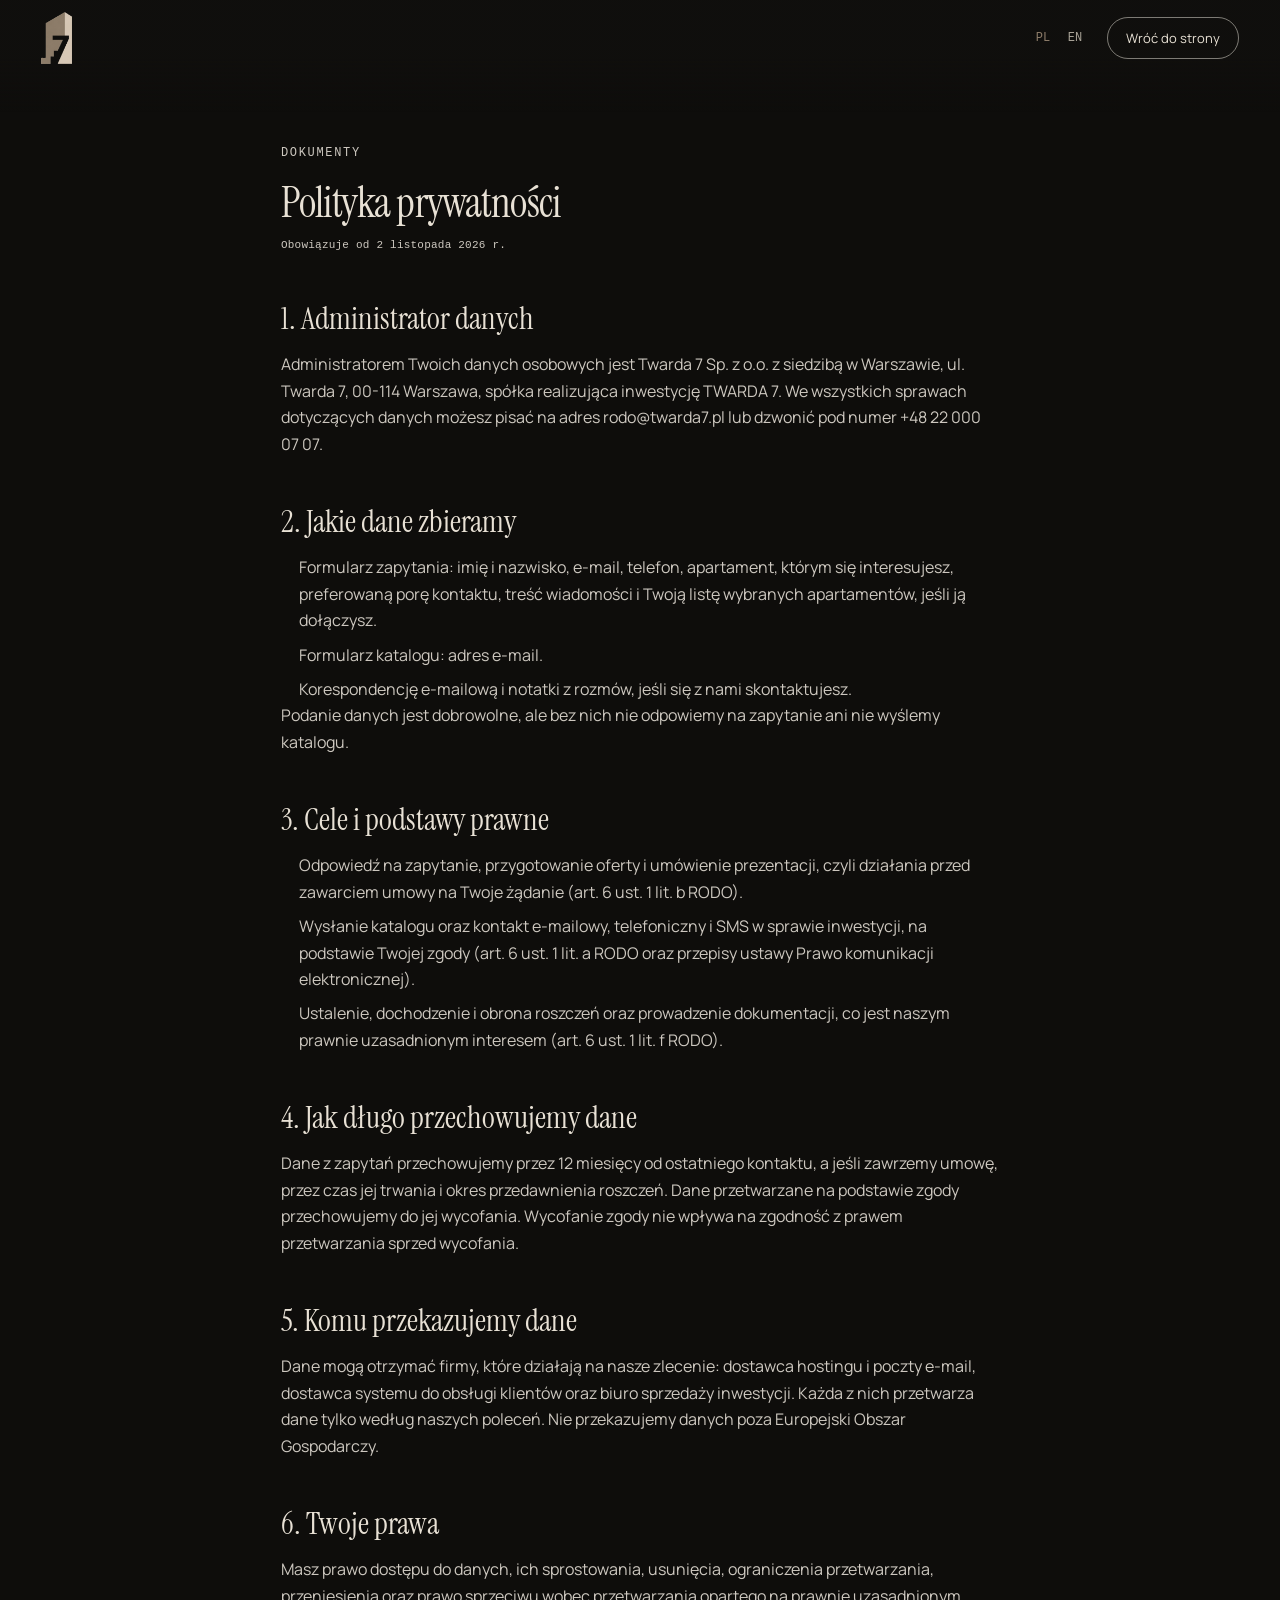
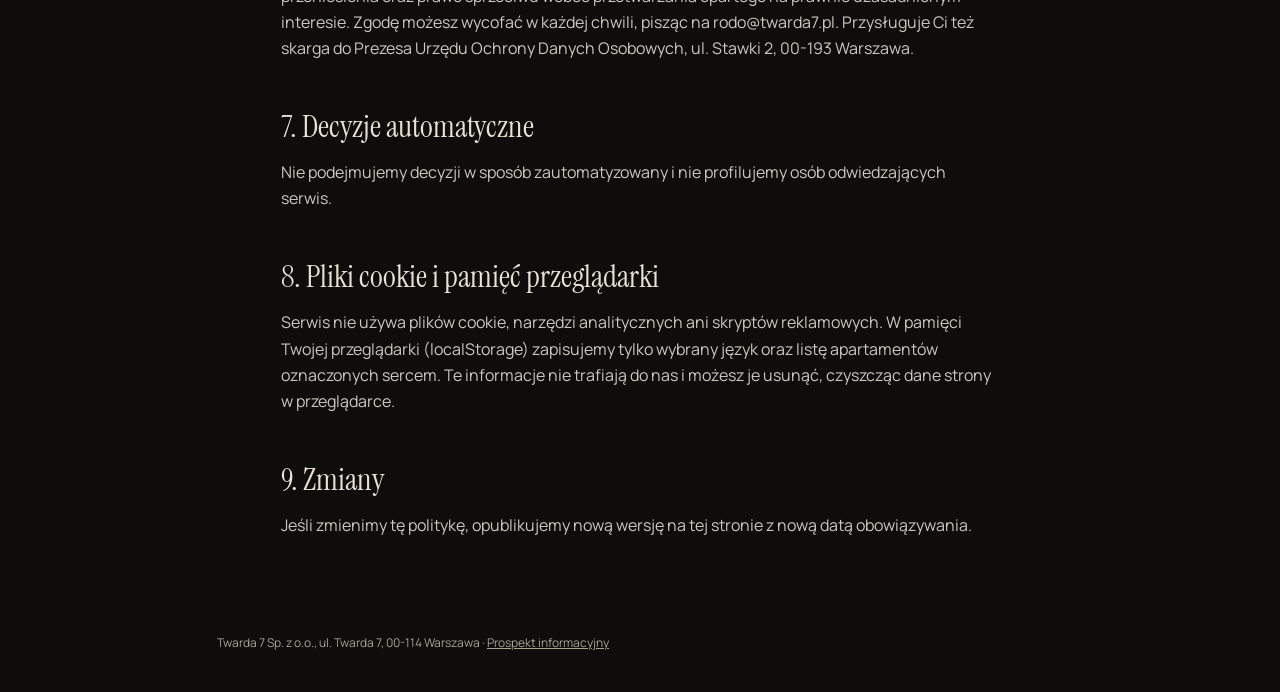
<file: polityka.html>
<!doctype html><html lang="pl"><head><meta charset="utf-8"><meta name="viewport" content="width=device-width, initial-scale=1"><title>Polityka prywatności | Twarda 7</title><meta name="description" content="Polityka prywatności serwisu Twarda 7: kto przetwarza dane, w jakim celu, jak długo i jakie masz prawa."><meta name="theme-color" content="#0e0d0b"><link rel="icon" href="assets/logo/web/favicon.ico" sizes="48x48"><link rel="stylesheet" href="css/style-pub25lfX0K.css"></head><body class="legal-body"><header class="nav scrolled"><a class="brand" href="index.html"><img src="assets/logo/twarda7-icon.webp" alt="Twarda 7" width="235" height="400"></a><div class="nav-r"><div class="langs"><button type="button" data-setlang="pl" aria-pressed="true">PL</button><button type="button" data-setlang="en" aria-pressed="false">EN</button></div><a class="nav-cta" href="index.html"><span class="pl">Wróć do strony</span><span class="en">Back to the site</span></a></div></header><main class="legal"><p class="eyebrow"><span class="pl">Dokumenty</span><span class="en">Documents</span></p><h1><span class="pl">Polityka prywatności</span><span class="en">Privacy policy</span></h1><p class="legal-date mono"><span class="pl">Obowiązuje od 2 listopada 2026 r.</span><span class="en">In force from 2 November 2026.</span></p><h2><span class="pl">1. Administrator danych</span><span class="en">1. Data controller</span></h2><p><span class="pl">Administratorem Twoich danych osobowych jest Twarda 7 Sp. z o.o. z siedzibą w Warszawie, ul. Twarda 7, 00-114 Warszawa, spółka realizująca inwestycję TWARDA 7. We wszystkich sprawach dotyczących danych możesz pisać na adres rodo@twarda7.pl lub dzwonić pod numer +48 22 000 07 07.</span><span class="en">The controller of your personal data is Twarda 7 Sp. z o.o., ul. Twarda 7, 00-114 Warsaw, the company developing TWARDA 7. For anything about your data, write to rodo@twarda7.pl or call +48 22 000 07 07.</span></p><h2><span class="pl">2. Jakie dane zbieramy</span><span class="en">2. What we collect</span></h2><ul><li><span class="pl">Formularz zapytania: imię i nazwisko, e-mail, telefon, apartament, którym się interesujesz, preferowaną porę kontaktu, treść wiadomości i Twoją listę wybranych apartamentów, jeśli ją dołączysz.</span><span class="en">Enquiry form: name, e-mail, phone, the residence you are interested in, preferred contact time, your message and your shortlist if you attach it.</span></li><li><span class="pl">Formularz katalogu: adres e-mail.</span><span class="en">Catalogue form: e-mail address.</span></li><li><span class="pl">Korespondencję e-mailową i notatki z rozmów, jeśli się z nami skontaktujesz.</span><span class="en">E-mails and notes of conversations, if you contact us.</span></li></ul><p><span class="pl">Podanie danych jest dobrowolne, ale bez nich nie odpowiemy na zapytanie ani nie wyślemy katalogu.</span><span class="en">Giving us your data is voluntary, but without it we cannot answer your enquiry or send the catalogue.</span></p><h2><span class="pl">3. Cele i podstawy prawne</span><span class="en">3. Purposes and legal bases</span></h2><ul><li><span class="pl">Odpowiedź na zapytanie, przygotowanie oferty i umówienie prezentacji, czyli działania przed zawarciem umowy na Twoje żądanie (art. 6 ust. 1 lit. b RODO).</span><span class="en">Answering your enquiry, preparing an offer and arranging a presentation: steps taken at your request before a contract (Art. 6(1)(b) GDPR).</span></li><li><span class="pl">Wysłanie katalogu oraz kontakt e-mailowy, telefoniczny i SMS w sprawie inwestycji, na podstawie Twojej zgody (art. 6 ust. 1 lit. a RODO oraz przepisy ustawy Prawo komunikacji elektronicznej).</span><span class="en">Sending the catalogue and contacting you by e-mail, phone and SMS about the development, based on your consent (Art. 6(1)(a) GDPR and the Polish Electronic Communications Law).</span></li><li><span class="pl">Ustalenie, dochodzenie i obrona roszczeń oraz prowadzenie dokumentacji, co jest naszym prawnie uzasadnionym interesem (art. 6 ust. 1 lit. f RODO).</span><span class="en">Establishing, pursuing and defending claims and keeping records, which is our legitimate interest (Art. 6(1)(f) GDPR).</span></li></ul><h2><span class="pl">4. Jak długo przechowujemy dane</span><span class="en">4. How long we keep it</span></h2><p><span class="pl">Dane z zapytań przechowujemy przez 12 miesięcy od ostatniego kontaktu, a jeśli zawrzemy umowę, przez czas jej trwania i okres przedawnienia roszczeń. Dane przetwarzane na podstawie zgody przechowujemy do jej wycofania. Wycofanie zgody nie wpływa na zgodność z prawem przetwarzania sprzed wycofania.</span><span class="en">We keep enquiry data for 12 months after our last contact; if we sign a contract, for its duration and the limitation period for claims. Data processed on consent is kept until you withdraw it. Withdrawing consent does not affect processing that took place before.</span></p><h2><span class="pl">5. Komu przekazujemy dane</span><span class="en">5. Who receives it</span></h2><p><span class="pl">Dane mogą otrzymać firmy, które działają na nasze zlecenie: dostawca hostingu i poczty e-mail, dostawca systemu do obsługi klientów oraz biuro sprzedaży inwestycji. Każda z nich przetwarza dane tylko według naszych poleceń. Nie przekazujemy danych poza Europejski Obszar Gospodarczy.</span><span class="en">Data may be received by companies working on our behalf: our hosting and e-mail provider, our customer relationship software provider and the sales office for the development. Each processes data only on our instructions. We do not transfer data outside the European Economic Area.</span></p><h2><span class="pl">6. Twoje prawa</span><span class="en">6. Your rights</span></h2><p><span class="pl">Masz prawo dostępu do danych, ich sprostowania, usunięcia, ograniczenia przetwarzania, przeniesienia oraz prawo sprzeciwu wobec przetwarzania opartego na prawnie uzasadnionym interesie. Zgodę możesz wycofać w każdej chwili, pisząc na rodo@twarda7.pl. Przysługuje Ci też skarga do Prezesa Urzędu Ochrony Danych Osobowych, ul. Stawki 2, 00-193 Warszawa.</span><span class="en">You have the right to access, rectify and erase your data, to restrict processing, to data portability, and to object to processing based on legitimate interest. You can withdraw consent at any time by writing to rodo@twarda7.pl. You can also complain to the President of the Personal Data Protection Office (UODO), ul. Stawki 2, 00-193 Warsaw.</span></p><h2><span class="pl">7. Decyzje automatyczne</span><span class="en">7. Automated decisions</span></h2><p><span class="pl">Nie podejmujemy decyzji w sposób zautomatyzowany i nie profilujemy osób odwiedzających serwis.</span><span class="en">We make no automated decisions and do not profile visitors.</span></p><h2><span class="pl">8. Pliki cookie i pamięć przeglądarki</span><span class="en">8. Cookies and browser storage</span></h2><p><span class="pl">Serwis nie używa plików cookie, narzędzi analitycznych ani skryptów reklamowych. W pamięci Twojej przeglądarki (localStorage) zapisujemy tylko wybrany język oraz listę apartamentów oznaczonych sercem. Te informacje nie trafiają do nas i możesz je usunąć, czyszcząc dane strony w przeglądarce.</span><span class="en">The site uses no cookies, analytics or advertising scripts. In your browser's storage (localStorage) we keep only your chosen language and the residences you marked with a heart. This information never reaches us and you can delete it by clearing the site's data in your browser.</span></p><h2><span class="pl">9. Zmiany</span><span class="en">9. Changes</span></h2><p><span class="pl">Jeśli zmienimy tę politykę, opublikujemy nową wersję na tej stronie z nową datą obowiązywania.</span><span class="en">If we change this policy, we will publish the new version on this page with a new date.</span></p></main><footer class="legal-foot"><p class="fine">Twarda 7 Sp. z o.o., ul. Twarda 7, 00-114 Warszawa · <a href="prospekt.html"><span class="pl">Prospekt informacyjny</span><span class="en">Information prospectus</span></a></p></footer><script> /* the language chosen on the main site carries over; the buttons switch it here too */ (function () { var set = function (l) { document.documentElement.lang = l; document.querySelectorAll('[data-setlang]').forEach(function (b) { b.setAttribute('aria-pressed', b.dataset.setlang === l); }); try { localStorage.setItem('t7-lang', l); } catch (e) {} }; try { if (localStorage.getItem('t7-lang') === 'en') set('en'); } catch (e) {} document.querySelectorAll('[data-setlang]').forEach(function (b) { b.addEventListener('click', function () { set(b.dataset.setlang); }); }); })(); </script></body></html>
</file>
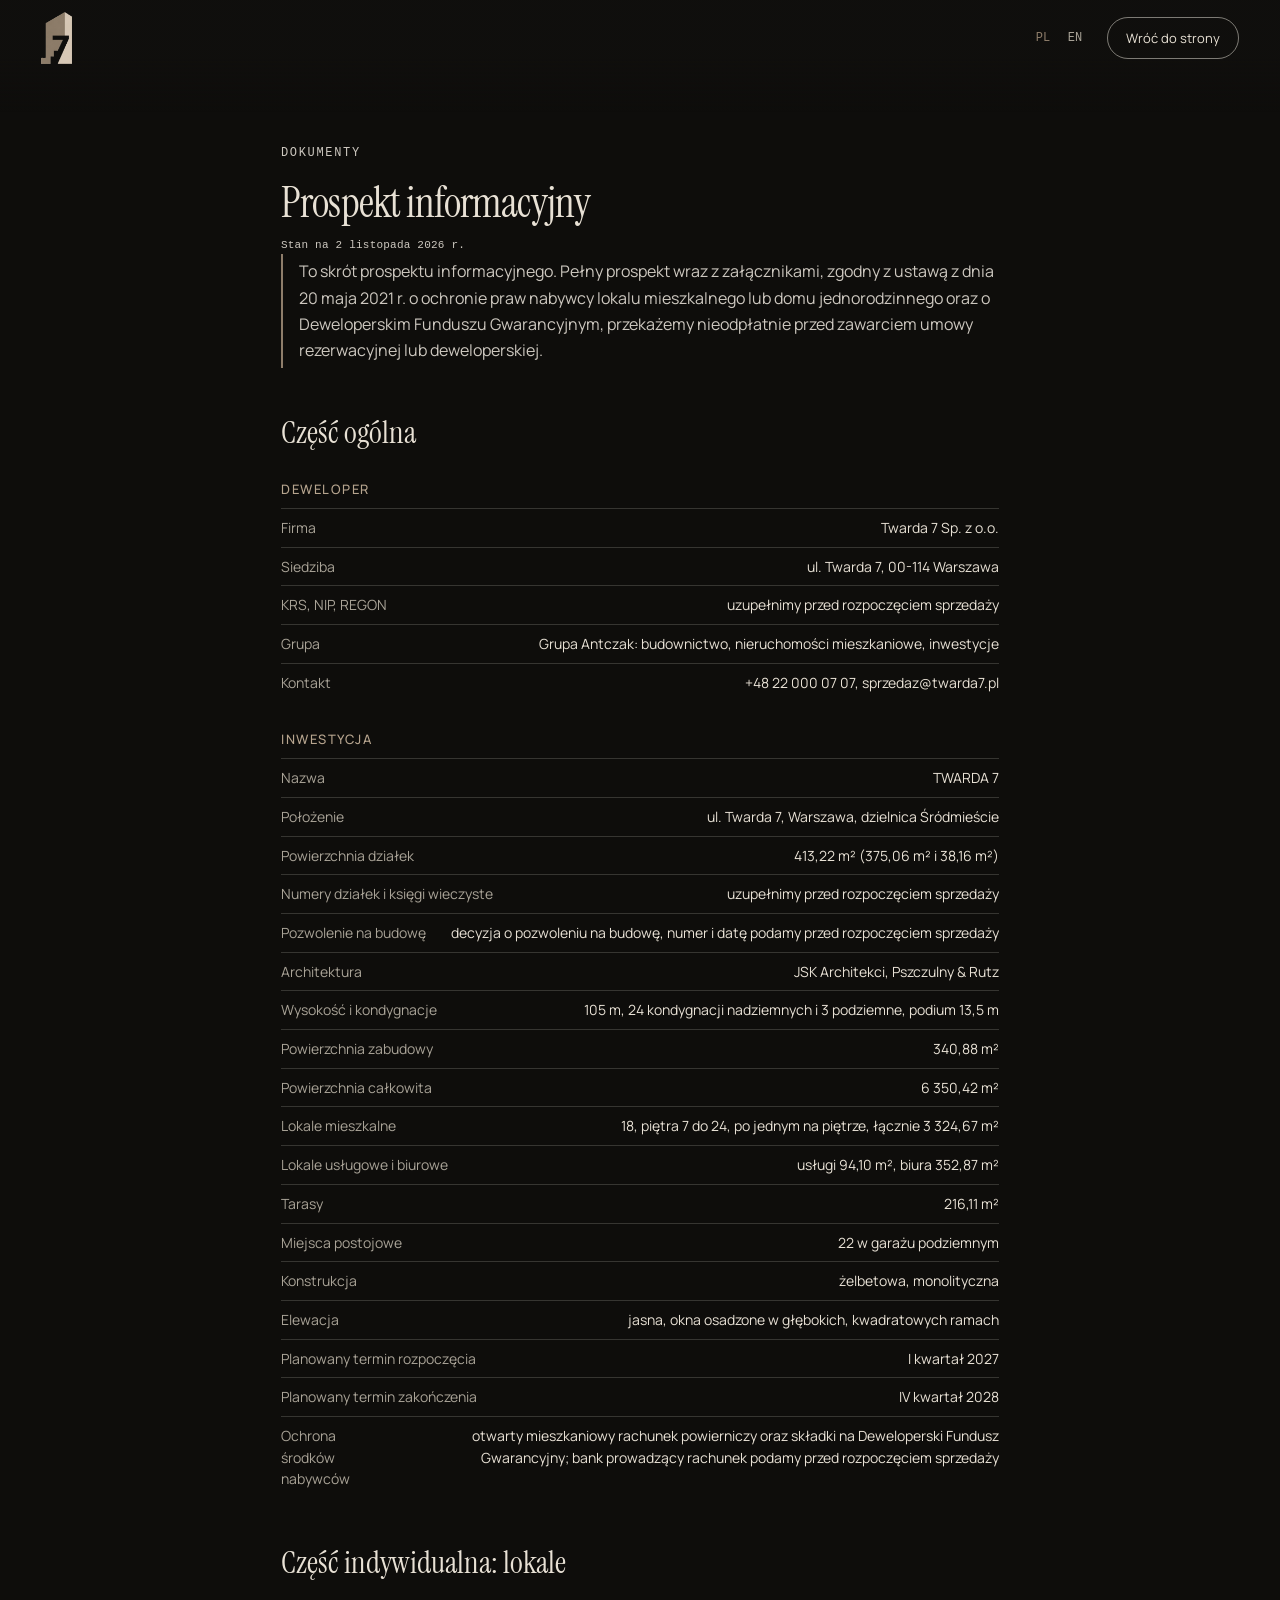
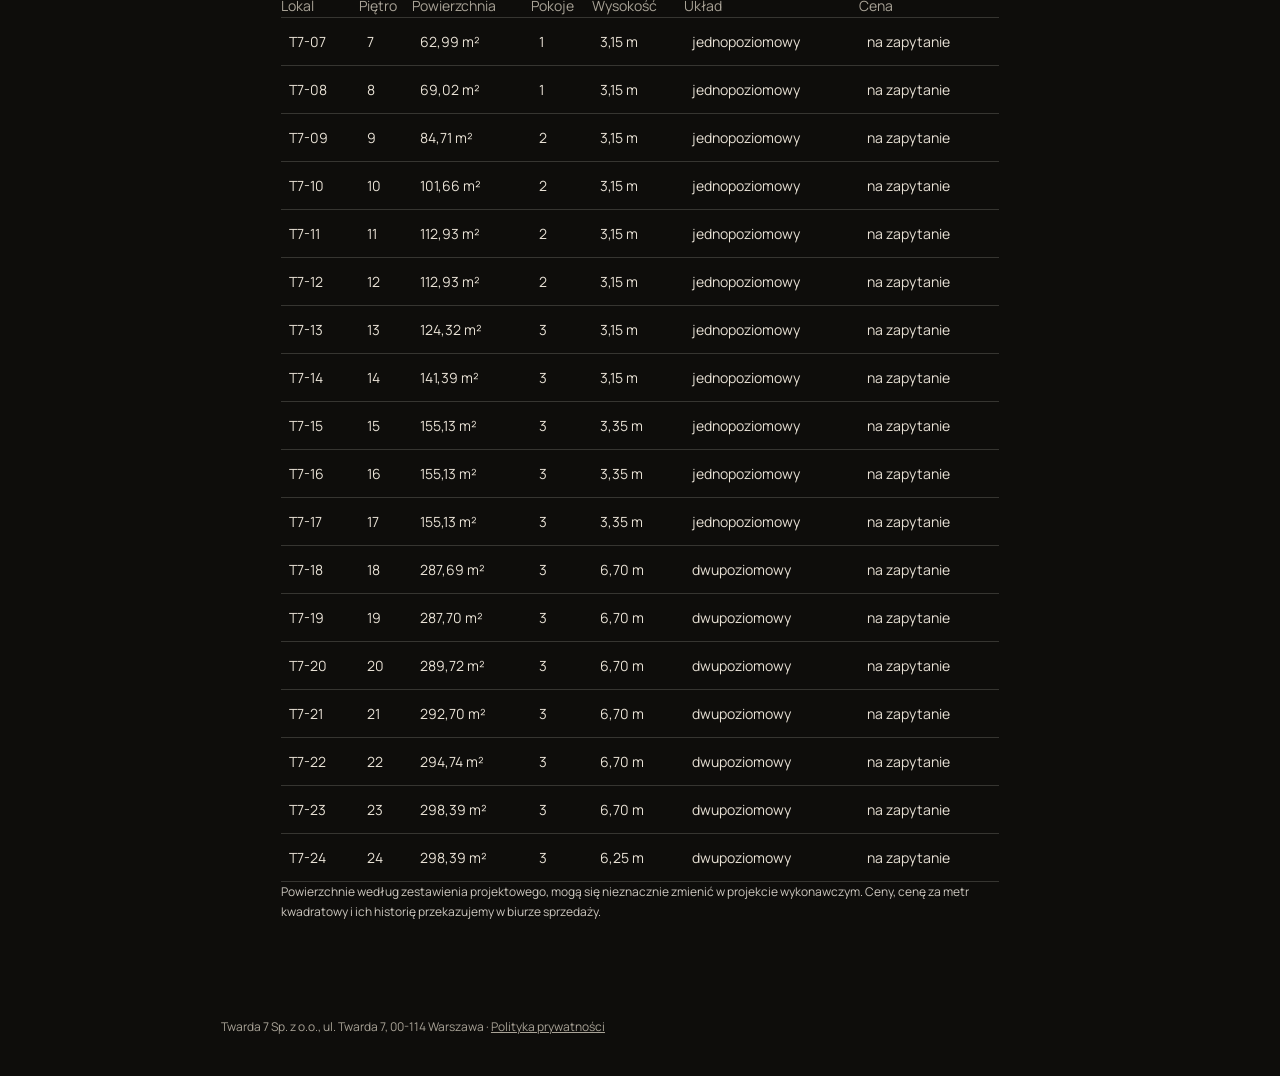
<file: prospekt.html>
<!doctype html><html lang="pl"><head><meta charset="utf-8"><meta name="viewport" content="width=device-width, initial-scale=1"><title>Prospekt informacyjny | Twarda 7</title><meta name="description" content="Prospekt informacyjny inwestycji TWARDA 7: deweloper, inwestycja, terminy i lista lokali."><meta name="theme-color" content="#0e0d0b"><link rel="icon" href="assets/logo/web/favicon.ico" sizes="48x48"><link rel="stylesheet" href="css/style-pub25lfX0K.css"></head><body class="legal-body"><header class="nav scrolled"><a class="brand" href="index.html"><img src="assets/logo/twarda7-icon.webp" alt="Twarda 7" width="235" height="400"></a><div class="nav-r"><div class="langs"><button type="button" data-setlang="pl" aria-pressed="true">PL</button><button type="button" data-setlang="en" aria-pressed="false">EN</button></div><a class="nav-cta" href="index.html"><span class="pl">Wróć do strony</span><span class="en">Back to the site</span></a></div></header><main class="legal"><p class="eyebrow"><span class="pl">Dokumenty</span><span class="en">Documents</span></p><h1><span class="pl">Prospekt informacyjny</span><span class="en">Information prospectus</span></h1><p class="legal-date mono"><span class="pl">Stan na 2 listopada 2026 r.</span><span class="en">As of 2 November 2026.</span></p><p class="legal-note"><span class="pl">To skrót prospektu informacyjnego. Pełny prospekt wraz z załącznikami, zgodny z ustawą z dnia 20 maja 2021 r. o ochronie praw nabywcy lokalu mieszkalnego lub domu jednorodzinnego oraz o Deweloperskim Funduszu Gwarancyjnym, przekażemy nieodpłatnie przed zawarciem umowy rezerwacyjnej lub deweloperskiej.</span><span class="en">This is a summary of the information prospectus. The full prospectus with its annexes, as required by the Polish Act of 20 May 2021 on the protection of buyers of residential units, will be provided free of charge before a reservation or development agreement is signed. The binding document is in Polish.</span></p><h2><span class="pl">Część ogólna</span><span class="en">General part</span></h2><h3><span class="pl">Deweloper</span><span class="en">Developer</span></h3><dl class="facts"><div><dt><span class="pl">Firma</span><span class="en">Company</span></dt><dd><span class="pl">Twarda 7 Sp. z o.o.</span><span class="en">Twarda 7 Sp. z o.o.</span></dd></div><div><dt><span class="pl">Siedziba</span><span class="en">Registered office</span></dt><dd><span class="pl">ul. Twarda 7, 00-114 Warszawa</span><span class="en">ul. Twarda 7, 00-114 Warsaw</span></dd></div><div><dt><span class="pl">KRS, NIP, REGON</span><span class="en">Registry numbers</span></dt><dd><span class="pl">uzupełnimy przed rozpoczęciem sprzedaży</span><span class="en">to be completed before sales begin</span></dd></div><div><dt><span class="pl">Grupa</span><span class="en">Group</span></dt><dd><span class="pl">Grupa Antczak: budownictwo, nieruchomości mieszkaniowe, inwestycje</span><span class="en">Grupa Antczak: construction, residential property, investment</span></dd></div><div><dt><span class="pl">Kontakt</span><span class="en">Contact</span></dt><dd><span class="pl">+48 22 000 07 07, sprzedaz@twarda7.pl</span><span class="en">+48 22 000 07 07, sprzedaz@twarda7.pl</span></dd></div></dl><h3><span class="pl">Inwestycja</span><span class="en">The development</span></h3><dl class="facts"><div><dt><span class="pl">Nazwa</span><span class="en">Name</span></dt><dd><span class="pl">TWARDA 7</span><span class="en">TWARDA 7</span></dd></div><div><dt><span class="pl">Położenie</span><span class="en">Location</span></dt><dd><span class="pl">ul. Twarda 7, Warszawa, dzielnica Śródmieście</span><span class="en">ul. Twarda 7, Warsaw, Śródmieście district</span></dd></div><div><dt><span class="pl">Powierzchnia działek</span><span class="en">Plot area</span></dt><dd><span class="pl">413,22 m² (375,06 m² i 38,16 m²)</span><span class="en">413.22 m² (375.06 m² and 38.16 m²)</span></dd></div><div><dt><span class="pl">Numery działek i księgi wieczyste</span><span class="en">Plot and land register numbers</span></dt><dd><span class="pl">uzupełnimy przed rozpoczęciem sprzedaży</span><span class="en">to be completed before sales begin</span></dd></div><div><dt><span class="pl">Pozwolenie na budowę</span><span class="en">Building permit</span></dt><dd><span class="pl">decyzja o pozwoleniu na budowę, numer i datę podamy przed rozpoczęciem sprzedaży</span><span class="en">building permit decision; number and date given before sales begin</span></dd></div><div><dt><span class="pl">Architektura</span><span class="en">Architecture</span></dt><dd><span class="pl">JSK Architekci, Pszczulny &amp; Rutz</span><span class="en">JSK Architekci, Pszczulny &amp; Rutz</span></dd></div><div><dt><span class="pl">Wysokość i kondygnacje</span><span class="en">Height and storeys</span></dt><dd><span class="pl">105 m, 24 kondygnacji nadziemnych i 3 podziemne, podium 13,5 m</span><span class="en">105 m, 24 storeys above ground and 3 below, podium 13.5 m</span></dd></div><div><dt><span class="pl">Powierzchnia zabudowy</span><span class="en">Built area</span></dt><dd><span class="pl">340,88 m²</span><span class="en">340.88 m²</span></dd></div><div><dt><span class="pl">Powierzchnia całkowita</span><span class="en">Gross floor area</span></dt><dd><span class="pl">6 350,42 m²</span><span class="en">6,350.42 m²</span></dd></div><div><dt><span class="pl">Lokale mieszkalne</span><span class="en">Residences</span></dt><dd><span class="pl">18, piętra 7 do 24, po jednym na piętrze, łącznie 3 324,67 m²</span><span class="en">18, floors 7 to 24, one per floor, 3,324.67 m² in all</span></dd></div><div><dt><span class="pl">Lokale usługowe i biurowe</span><span class="en">Retail and offices</span></dt><dd><span class="pl">usługi 94,10 m², biura 352,87 m²</span><span class="en">retail 94.10 m², offices 352.87 m²</span></dd></div><div><dt><span class="pl">Tarasy</span><span class="en">Terraces</span></dt><dd><span class="pl">216,11 m²</span><span class="en">216.11 m²</span></dd></div><div><dt><span class="pl">Miejsca postojowe</span><span class="en">Parking spaces</span></dt><dd><span class="pl">22 w garażu podziemnym</span><span class="en">22 in the underground garage</span></dd></div><div><dt><span class="pl">Konstrukcja</span><span class="en">Structure</span></dt><dd><span class="pl">żelbetowa, monolityczna</span><span class="en">reinforced concrete, cast in place</span></dd></div><div><dt><span class="pl">Elewacja</span><span class="en">Facade</span></dt><dd><span class="pl">jasna, okna osadzone w głębokich, kwadratowych ramach</span><span class="en">light, windows set in deep square frames</span></dd></div><div><dt><span class="pl">Planowany termin rozpoczęcia</span><span class="en">Planned start</span></dt><dd><span class="pl">I kwartał 2027</span><span class="en">Q1 2027</span></dd></div><div><dt><span class="pl">Planowany termin zakończenia</span><span class="en">Planned completion</span></dt><dd><span class="pl">IV kwartał 2028</span><span class="en">Q4 2028</span></dd></div><div><dt><span class="pl">Ochrona środków nabywców</span><span class="en">Protection of buyers’ payments</span></dt><dd><span class="pl">otwarty mieszkaniowy rachunek powierniczy oraz składki na Deweloperski Fundusz Gwarancyjny; bank prowadzący rachunek podamy przed rozpoczęciem sprzedaży</span><span class="en">an open residential escrow account and contributions to the Developer Guarantee Fund; the bank will be named before sales begin</span></dd></div></dl><h2><span class="pl">Część indywidualna: lokale</span><span class="en">Individual part: the residences</span></h2><div class="legal-table"><table class="tbl"><thead><tr><th scope="col"><span class="pl">Lokal</span><span class="en">Unit</span></th><th scope="col"><span class="pl">Piętro</span><span class="en">Floor</span></th><th scope="col"><span class="pl">Powierzchnia</span><span class="en">Area</span></th><th scope="col"><span class="pl">Pokoje</span><span class="en">Rooms</span></th><th scope="col"><span class="pl">Wysokość</span><span class="en">Height</span></th><th scope="col"><span class="pl">Układ</span><span class="en">Layout</span></th><th scope="col"><span class="pl">Cena</span><span class="en">Price</span></th></tr></thead><tbody><tr><td>T7-07</td><td>7</td><td><span class="pl">62,99</span><span class="en">62.99</span> m²</td><td>1</td><td><span class="pl">3,15</span><span class="en">3.15</span> m</td><td><span class="pl">jednopoziomowy</span><span class="en">one level</span></td><td><span class="pl">na zapytanie</span><span class="en">on request</span></td></tr><tr><td>T7-08</td><td>8</td><td><span class="pl">69,02</span><span class="en">69.02</span> m²</td><td>1</td><td><span class="pl">3,15</span><span class="en">3.15</span> m</td><td><span class="pl">jednopoziomowy</span><span class="en">one level</span></td><td><span class="pl">na zapytanie</span><span class="en">on request</span></td></tr><tr><td>T7-09</td><td>9</td><td><span class="pl">84,71</span><span class="en">84.71</span> m²</td><td>2</td><td><span class="pl">3,15</span><span class="en">3.15</span> m</td><td><span class="pl">jednopoziomowy</span><span class="en">one level</span></td><td><span class="pl">na zapytanie</span><span class="en">on request</span></td></tr><tr><td>T7-10</td><td>10</td><td><span class="pl">101,66</span><span class="en">101.66</span> m²</td><td>2</td><td><span class="pl">3,15</span><span class="en">3.15</span> m</td><td><span class="pl">jednopoziomowy</span><span class="en">one level</span></td><td><span class="pl">na zapytanie</span><span class="en">on request</span></td></tr><tr><td>T7-11</td><td>11</td><td><span class="pl">112,93</span><span class="en">112.93</span> m²</td><td>2</td><td><span class="pl">3,15</span><span class="en">3.15</span> m</td><td><span class="pl">jednopoziomowy</span><span class="en">one level</span></td><td><span class="pl">na zapytanie</span><span class="en">on request</span></td></tr><tr><td>T7-12</td><td>12</td><td><span class="pl">112,93</span><span class="en">112.93</span> m²</td><td>2</td><td><span class="pl">3,15</span><span class="en">3.15</span> m</td><td><span class="pl">jednopoziomowy</span><span class="en">one level</span></td><td><span class="pl">na zapytanie</span><span class="en">on request</span></td></tr><tr><td>T7-13</td><td>13</td><td><span class="pl">124,32</span><span class="en">124.32</span> m²</td><td>3</td><td><span class="pl">3,15</span><span class="en">3.15</span> m</td><td><span class="pl">jednopoziomowy</span><span class="en">one level</span></td><td><span class="pl">na zapytanie</span><span class="en">on request</span></td></tr><tr><td>T7-14</td><td>14</td><td><span class="pl">141,39</span><span class="en">141.39</span> m²</td><td>3</td><td><span class="pl">3,15</span><span class="en">3.15</span> m</td><td><span class="pl">jednopoziomowy</span><span class="en">one level</span></td><td><span class="pl">na zapytanie</span><span class="en">on request</span></td></tr><tr><td>T7-15</td><td>15</td><td><span class="pl">155,13</span><span class="en">155.13</span> m²</td><td>3</td><td><span class="pl">3,35</span><span class="en">3.35</span> m</td><td><span class="pl">jednopoziomowy</span><span class="en">one level</span></td><td><span class="pl">na zapytanie</span><span class="en">on request</span></td></tr><tr><td>T7-16</td><td>16</td><td><span class="pl">155,13</span><span class="en">155.13</span> m²</td><td>3</td><td><span class="pl">3,35</span><span class="en">3.35</span> m</td><td><span class="pl">jednopoziomowy</span><span class="en">one level</span></td><td><span class="pl">na zapytanie</span><span class="en">on request</span></td></tr><tr><td>T7-17</td><td>17</td><td><span class="pl">155,13</span><span class="en">155.13</span> m²</td><td>3</td><td><span class="pl">3,35</span><span class="en">3.35</span> m</td><td><span class="pl">jednopoziomowy</span><span class="en">one level</span></td><td><span class="pl">na zapytanie</span><span class="en">on request</span></td></tr><tr><td>T7-18</td><td>18</td><td><span class="pl">287,69</span><span class="en">287.69</span> m²</td><td>3</td><td><span class="pl">6,70</span><span class="en">6.70</span> m</td><td><span class="pl">dwupoziomowy</span><span class="en">two levels</span></td><td><span class="pl">na zapytanie</span><span class="en">on request</span></td></tr><tr><td>T7-19</td><td>19</td><td><span class="pl">287,70</span><span class="en">287.70</span> m²</td><td>3</td><td><span class="pl">6,70</span><span class="en">6.70</span> m</td><td><span class="pl">dwupoziomowy</span><span class="en">two levels</span></td><td><span class="pl">na zapytanie</span><span class="en">on request</span></td></tr><tr><td>T7-20</td><td>20</td><td><span class="pl">289,72</span><span class="en">289.72</span> m²</td><td>3</td><td><span class="pl">6,70</span><span class="en">6.70</span> m</td><td><span class="pl">dwupoziomowy</span><span class="en">two levels</span></td><td><span class="pl">na zapytanie</span><span class="en">on request</span></td></tr><tr><td>T7-21</td><td>21</td><td><span class="pl">292,70</span><span class="en">292.70</span> m²</td><td>3</td><td><span class="pl">6,70</span><span class="en">6.70</span> m</td><td><span class="pl">dwupoziomowy</span><span class="en">two levels</span></td><td><span class="pl">na zapytanie</span><span class="en">on request</span></td></tr><tr><td>T7-22</td><td>22</td><td><span class="pl">294,74</span><span class="en">294.74</span> m²</td><td>3</td><td><span class="pl">6,70</span><span class="en">6.70</span> m</td><td><span class="pl">dwupoziomowy</span><span class="en">two levels</span></td><td><span class="pl">na zapytanie</span><span class="en">on request</span></td></tr><tr><td>T7-23</td><td>23</td><td><span class="pl">298,39</span><span class="en">298.39</span> m²</td><td>3</td><td><span class="pl">6,70</span><span class="en">6.70</span> m</td><td><span class="pl">dwupoziomowy</span><span class="en">two levels</span></td><td><span class="pl">na zapytanie</span><span class="en">on request</span></td></tr><tr><td>T7-24</td><td>24</td><td><span class="pl">298,39</span><span class="en">298.39</span> m²</td><td>3</td><td><span class="pl">6,25</span><span class="en">6.25</span> m</td><td><span class="pl">dwupoziomowy</span><span class="en">two levels</span></td><td><span class="pl">na zapytanie</span><span class="en">on request</span></td></tr></tbody></table></div><p class="fine"><span class="pl">Powierzchnie według zestawienia projektowego, mogą się nieznacznie zmienić w projekcie wykonawczym. Ceny, cenę za metr kwadratowy i ich historię przekazujemy w biurze sprzedaży.</span><span class="en">Areas follow the design schedule and may change slightly in the construction design. Prices, price per square metre and their history are available from the sales office.</span></p></main><footer class="legal-foot"><p class="fine">Twarda 7 Sp. z o.o., ul. Twarda 7, 00-114 Warszawa · <a href="polityka.html"><span class="pl">Polityka prywatności</span><span class="en">Privacy policy</span></a></p></footer><script> /* the language chosen on the main site carries over; the buttons switch it here too */ (function () { var set = function (l) { document.documentElement.lang = l; document.querySelectorAll('[data-setlang]').forEach(function (b) { b.setAttribute('aria-pressed', b.dataset.setlang === l); }); try { localStorage.setItem('t7-lang', l); } catch (e) {} }; try { if (localStorage.getItem('t7-lang') === 'en') set('en'); } catch (e) {} document.querySelectorAll('[data-setlang]').forEach(function (b) { b.addEventListener('click', function () { set(b.dataset.setlang); }); }); })(); </script></body></html>
</file>
<file: css/style-pub25lfX0K.css>
@font-face{font-family:"Instrument Serif";src:url(../assets/fonts/instrument-serif-latin-400-normal.woff2) format("woff2");font-display:swap}@font-face{font-family:"Instrument Serif";src:url(../assets/fonts/instrument-serif-latin-ext-400-normal.woff2) format("woff2");font-display:swap;unicode-range:U+0100-02BA}@font-face{font-family:Manrope;src:url(../assets/fonts/manrope-latin-wght-normal.woff2) format("woff2");font-weight:200 800;font-display:swap}@font-face{font-family:Manrope;src:url(../assets/fonts/manrope-latin-ext-wght-normal.woff2) format("woff2");font-weight:200 800;font-display:swap;unicode-range:U+0100-02BA}:root{--ink: #100f0d;--ink2: #1b1916;--stone: #ece7dd;--paper: #efeae1;--muted: #a9a397;--mutedD: #57534b;--accent: #c4b49a;--accentD: #6a5b48;--line: rgba(236, 231, 221, .18);--lineD: rgba(16, 15, 13, .18);--ok: #7fb48c;--res: #e0b35a;--sold: #d98a7e;--serif: "Instrument Serif", Georgia, serif;--sans: Manrope, system-ui, sans-serif;--mono: ui-monospace, SFMono-Regular, Menlo, Consolas, monospace;--g: clamp(16px, 3.2vw, 48px)}*{box-sizing:border-box;margin:0}html{background:var(--ink);color:var(--stone);-webkit-text-size-adjust:100%}body{font:400 16px/1.55 var(--sans);overflow-x:clip}html[lang=pl] .en,html[lang=en] .pl{display:none!important}img,video,svg{display:block;max-width:100%}img{height:auto}a{color:inherit}button{font:inherit;color:inherit;background:none;border:0;cursor:pointer}h1,h2,h3{font-family:var(--serif);font-weight:400;line-height:1.02}ul{list-style:none;padding:0}.mono{font:400 12px/1.5 var(--mono);letter-spacing:.02em}.eyebrow{font:400 12px/1 var(--mono);letter-spacing:.14em;text-transform:uppercase;color:var(--accent);margin-bottom:18px}.big{font-size:clamp(46px,7.4vw,124px);letter-spacing:-.018em;margin-bottom:.4em}.fine{font-size:12px;line-height:1.5;color:var(--muted);max-width:62em}.wrap{padding:clamp(80px,12vw,180px) var(--g);max-width:1640px;margin:auto}.two{display:grid;grid-template-columns:1fr 1fr;gap:clamp(30px,6vw,110px)}.two p{font-size:clamp(17px,1.5vw,21px);max-width:30em;margin-bottom:1em}:focus-visible{outline:2px solid var(--accent);outline-offset:3px}.paper :focus-visible{outline-color:var(--accentD)}.skip-link{position:fixed;left:12px;top:-60px;z-index:70;background:var(--stone);color:var(--ink);padding:10px 16px}.skip-link:focus{top:12px}#sky{--dusk: 1;position:fixed;inset:0;z-index:-2;background:linear-gradient(#0b0f1c,#1d2238 62%,#40384a)}#sky:after{content:"";position:absolute;inset:0;background:linear-gradient(#a9c0d6,#d9e1e6 60%,#ece4d6);opacity:calc(1 - var(--dusk))}#gl{position:fixed;inset:0;width:100vw;height:100vh;height:100lvh;z-index:-1}.opaque{position:relative;z-index:1;background:var(--ink)}.paper{background:var(--paper);color:var(--ink)}.paper .eyebrow{color:var(--accentD)}.paper .fine{color:var(--mutedD)}.scene-sec{position:relative;z-index:1}.scene-sec:before,.scene-sec:after{content:"";position:absolute;left:0;right:0;height:20vh;pointer-events:none}.scene-sec:before{top:0;background:linear-gradient(var(--ink),rgba(16,15,13,0))}.scene-sec:after{bottom:0;background:linear-gradient(rgba(16,15,13,0),var(--ink))}.sticky{position:sticky;top:0;height:100vh;height:100svh;overflow:hidden}.shade{position:absolute;inset:0;pointer-events:none;background:linear-gradient(#100f0d8c,#100f0d00 30%,#100f0d0d 46%,#100f0ddb)}.shade.heavy{background:#100f0da8}.grain{position:fixed;inset:0;z-index:40;pointer-events:none;opacity:.045;background:url(../assets/img/grain.webp)}.btn-solid,.btn-line{display:inline-flex;align-items:center;justify-content:center;gap:8px;min-height:50px;padding:12px 26px;border-radius:40px;text-decoration:none;font-size:14px;font-weight:500;transition:background .3s,color .3s}.btn-solid{background:var(--stone);color:var(--ink)}.btn-solid:hover{background:var(--accent)}.btn-line{border:1px solid currentColor}.btn-line:hover{color:var(--accent)}.st{display:inline-block;padding:2px 9px;border-radius:20px;font:400 11px/1.6 var(--mono);border:1px solid currentColor}.st-available{color:var(--ok)}.st-reserved{color:var(--res)}.st-sold{color:var(--sold)}.paper .st-available{color:#256033}.paper .st-reserved{color:#6e4f0c}.paper .st-sold{color:#8a3226}.demo{color:var(--res)}.paper .demo{color:#6e4f0c}#loader{position:fixed;inset:0;z-index:60;background:var(--ink);display:grid;place-items:center;transition:opacity .35s,visibility 0s .35s;animation:lout .28s linear .98s forwards}@keyframes lout{to{opacity:0;visibility:hidden}}#loader.done{opacity:0;visibility:hidden}.lo{position:relative;width:min(340px,60vw);aspect-ratio:1000/999}.lo img{position:absolute;inset:0;width:100%;height:100%}.lo-a{clip-path:inset(66.7% 0 33.3% 0);animation:lo-a .62s cubic-bezier(.62,0,.2,1) .02s forwards}.lo-b{clip-path:inset(66.7% 100% 0 0);animation:lo-b .36s cubic-bezier(.3,0,.1,1) .52s forwards}.lo i{position:absolute;left:18%;right:18%;bottom:33.3%;height:1px;background:var(--stone);box-shadow:0 0 14px var(--stone);animation:lo-i .62s cubic-bezier(.62,0,.2,1) .02s forwards}@keyframes lo-a{to{clip-path:inset(0 0 33.3% 0)}}@keyframes lo-b{to{clip-path:inset(66.7% 0 0 0)}}@keyframes lo-i{to{bottom:100%;opacity:0}}#skip{position:absolute;right:var(--g);top:var(--g);font:400 12px var(--mono);min-height:44px;padding:0 6px}.nav{position:fixed;inset:0 0 auto;z-index:30;display:flex;align-items:center;justify-content:space-between;gap:20px;padding:12px var(--g);transition:background .4s;color:var(--stone)}.nav:before{content:"";position:absolute;inset:0 0 -36px;z-index:-1;background:linear-gradient(#100f0de6 52%,#100f0d00);opacity:0;transition:opacity .4s;pointer-events:none}.nav.scrolled:before{opacity:1}.brand{font:400 22px/1 var(--serif);text-decoration:none;display:flex;align-items:center;gap:6px;letter-spacing:.05em}.brand em{color:var(--accent);font-style:normal}.brand img{height:52px;width:auto}.ant-logo{width:clamp(240px,30vw,460px);height:auto;margin-top:10px}.h-logo{height:clamp(190px,38vh,380px);width:auto}.nav nav{display:flex;gap:28px;font-size:13px}.nav nav a{text-decoration:none;padding:10px 0}.nav nav a:hover{color:var(--accent)}.nav-r{display:flex;align-items:center;gap:16px}.shortlist-link{font:400 13px var(--mono);text-decoration:none;padding:10px 4px}.shortlist-link b{font-weight:400;color:var(--accent)}.langs{display:flex;font:400 12px var(--mono)}.langs button{min-width:32px;min-height:44px;color:var(--muted)}.langs button[aria-pressed=true]{color:var(--accent)}.nav-cta{font-size:13px;padding:10px 18px;border:1px solid rgba(236,231,221,.5);border-radius:40px;text-decoration:none;white-space:nowrap;display:inline-block}.nav-cta:hover{background:var(--stone);color:var(--ink)}#hero{height:100vh;height:100svh;overflow:hidden}.stage,.stage>*,.stage picture img{position:absolute;inset:0;width:100%;height:100%}.stage img,.stage video{object-fit:cover}.g-level{opacity:0}.g-level.live{opacity:1}.g-down{opacity:0}.stage .shade{background:linear-gradient(90deg,#100f0dc7,#100f0d57 34%,#100f0d00 60%),linear-gradient(#100f0d80,#100f0d00 26%,#100f0d0d 50%,#100f0ddb)}.vh{position:absolute;width:1px;height:1px;overflow:hidden;clip-path:inset(50%);white-space:nowrap}.hero-copy{position:absolute;inset:auto 0 0;padding:0 var(--g) clamp(22px,4vw,44px);pointer-events:none}h1{font-size:clamp(66px,14.6vw,264px);letter-spacing:-.024em;line-height:.9;margin-bottom:20px}.mask{display:block;overflow:hidden;padding-bottom:.06em}.mask>span{display:block;animation:up .9s cubic-bezier(.16,1,.3,1) .62s backwards}.mask:first-child>span{animation:none}@keyframes up{0%{transform:translateY(105%)}}h1{font-size:clamp(30px,3.3vw,54px)!important;line-height:1.05}h1 .pos{font-size:1em;line-height:1.1;letter-spacing:-.01em;margin-top:.42em}.hero-foot{display:flex;align-items:center;justify-content:space-between;gap:24px;border-top:1px solid var(--line);padding-top:18px}.hero-foot a{pointer-events:auto}.hint-gaze{text-align:right}#address{min-height:190vh;padding:96px var(--g) 0}.address-panel{position:sticky;top:96px;z-index:3;width:min(420px,100%);padding:26px 28px;background:#100f0dd6;border-radius:3px}.address-panel h2{font-size:clamp(38px,4.4vw,68px);margin-bottom:12px}.coords{color:var(--muted);margin-bottom:18px}.toggle{display:inline-flex;border:1px solid var(--line);border-radius:40px;padding:3px;margin-bottom:14px}.toggle button{min-height:44px;padding:0 20px;border-radius:40px;font-size:13px}.toggle button[aria-pressed=true]{background:var(--stone);color:var(--ink)}#marks li{position:fixed;left:0;top:0;z-index:2;pointer-events:none;transition:opacity .4s;opacity:0;display:none}html[data-scene=city] #marks li{display:block}#marks .flip span{left:auto;right:10px}#marks .t7 i{width:12px;height:12px;left:-6px;top:-6px;background:var(--stone);box-shadow:0 0 0 6px #c4b49a99}#marks .t7 span{background:var(--stone);color:var(--ink);font:400 18px/1.1 var(--serif);letter-spacing:.04em}#marks i{position:absolute;left:-3px;top:-3px;width:6px;height:6px;border-radius:50%;background:var(--accent);box-shadow:0 0 0 4px #c4b49a40}#marks span{position:absolute;left:10px;top:-24px;width:max-content;max-width:170px;padding:5px 9px;background:#100f0dd6;border-radius:2px;font-size:12px;line-height:1.3}#marks b{font-weight:500;display:block}#marks em{font-style:normal;color:var(--accent);font-size:11px;font-family:var(--mono)}#ascent{height:520vh}#asc-v{position:absolute;inset:0;width:100%;height:100%;object-fit:cover}.asc-copy{position:absolute;left:var(--g);bottom:clamp(30px,6vw,70px);max-width:min(620px,62vw)}.asc-copy h2{font-size:clamp(34px,4.8vw,80px)}.asc-meter{position:absolute;right:calc(var(--g) + 66px);bottom:clamp(30px,6vw,70px);text-align:right}#asc-m{font:400 clamp(70px,13vw,210px) / .9 var(--serif);font-variant-numeric:tabular-nums}#architecture{min-height:220vh;padding:96px var(--g) 0}.arch-copy{position:sticky;top:96px;z-index:3;width:min(440px,100%);padding:26px 28px;background:#100f0dd6;border-radius:3px}.arch-copy h2{font-size:clamp(38px,4.4vw,68px);margin-bottom:14px}blockquote{margin-top:18px;border-left:2px solid var(--accent);padding-left:14px;font-family:var(--serif);font-size:21px}cite{display:block;font:400 12px var(--mono);color:var(--muted);margin-top:6px}#hotspots li{position:fixed;left:0;top:0;z-index:2;display:none}html[data-scene=tower] #hotspots li{display:block}#hotspots button{display:flex;align-items:center;gap:8px;transform:translate(-11px,-22px);min-height:44px;padding:0}#hotspots i{width:18px;height:18px;border-radius:50%;background:var(--accent);border:4px solid rgba(16,15,13,.72);flex:none}#hotspots button>span{background:#100f0de0;padding:6px 10px;font-size:12px;border-radius:2px;width:max-content;opacity:0;transition:.3s;pointer-events:none}#hotspots b{font-weight:500;display:block}#hotspots li{transition:opacity .4s}#hotspots button:hover>span,#hotspots button:focus-visible>span,#hotspots button.on>span{opacity:1}@media (min-width: 1100px){#hotspots button>span{opacity:1}}.film{display:grid;grid-template-columns:7fr 5fr;gap:clamp(14px,2vw,28px);padding:clamp(60px,8vw,120px) var(--g)}.dp{position:relative;overflow:hidden;background:var(--ink2)}.dp picture,.dn-frame picture{display:contents}.dp img{width:100%;height:100%;object-fit:cover}.dp canvas{position:absolute;inset:0;width:100%;height:100%;opacity:0;transition:opacity .8s}.dp-on canvas{opacity:1}.film .full{grid-column:1/-1;height:82vh}.film .left,.film .right{height:62vh}#residences{height:460vh}#residences .sticky{display:flex;align-items:center}.gal-h{position:absolute;top:90px;left:var(--g)}.gal-track{display:flex;align-items:center;gap:clamp(18px,3vw,48px);padding:0 var(--g);width:max-content;will-change:transform}.gal{flex:none}.gal.tall .dp{height:64vh;width:46.08vh}.gal.wide .dp{height:58vh;width:84.1vh}.gal figcaption{margin-top:12px;font:400 21px/1.2 var(--serif);max-width:24em}.ph{height:58vh;width:69.6vh;border:1px dashed var(--line);display:flex;flex-direction:column;justify-content:center;gap:10px;padding:40px;color:var(--muted)}.ph-t{font:400 clamp(30px,3.2vw,50px) / 1.05 var(--serif);color:var(--stone)}.ph .btn-line{align-self:flex-start;color:var(--stone)}.dn-h{margin-bottom:.5em}.amen{padding:24px var(--g) 60px;background:var(--ink)}.contact a{text-decoration:none}.contact dd a:hover{color:var(--accent)}.dev-copy{max-width:30em;margin-top:26px;color:var(--muted);font-size:clamp(16px,1.3vw,19px)}#daynight{padding:clamp(40px,6vw,90px) var(--g)}.dn-frame{--p: 35%;position:relative;height:78vh;overflow:hidden;touch-action:pan-y}.dn-frame img{position:absolute;inset:0;width:100%;height:100%;object-fit:cover}.dn-top{clip-path:inset(0 0 0 var(--p))}.dn-line{position:absolute;top:0;bottom:0;left:var(--p);width:1px;background:var(--stone)}.dn-range{display:flex;align-items:center;gap:14px;margin:18px 0}.dn-range input{flex:1;accent-color:var(--accent);min-height:32px}.chips{display:flex;flex-wrap:wrap;gap:8px}.chips li{border:1px solid var(--line);border-radius:30px;padding:6px 12px}#models{min-height:170vh;padding:96px var(--g) 0}.apt-panel{position:sticky;top:96px;width:min(370px,100%);padding:24px;background:#100f0ddb;border-radius:3px}.apt-tabs{display:flex;gap:6px;margin-bottom:16px}.apt-tab{flex:1;min-height:44px;border:1px solid var(--line);border-radius:2px;font-size:14px}.apt-tab[aria-selected=true]{background:var(--stone);color:var(--ink)}.apt-panel h2{font-size:clamp(36px,3.6vw,54px);margin-bottom:12px}.facts div{display:flex;justify-content:space-between;gap:16px;padding:8px 0;border-top:1px solid var(--line);font-size:14px}.facts dt{color:var(--muted)}.facts dd{text-align:right}.roomy div{padding:14px 0;font-size:16px}.facts div[hidden],.levels[hidden]{display:none}.levels{display:flex;gap:6px;margin-top:12px}.levels button{flex:1;min-height:44px;padding:0 8px;border:1px solid var(--line);border-radius:2px;font-size:13px}.levels button[aria-pressed=true]{background:var(--accent);border-color:var(--accent);color:var(--ink)}.apt-panel .fine{margin-top:12px}#find{min-height:170vh;padding:96px var(--g) 0;display:grid;grid-template-columns:minmax(280px,380px) 1fr 230px;align-items:start}.find-head{position:sticky;top:96px;padding:24px;background:#100f0ddb;border-radius:3px}.find-head h2{font-size:clamp(38px,4.4vw,68px);margin-bottom:10px}.hint{font-size:14px;color:var(--muted);margin-bottom:10px}.legend{display:flex;gap:12px;flex-wrap:wrap;margin:12px 0 16px}.legend li:before{content:"";display:inline-block;width:8px;height:8px;background:currentColor;margin-right:5px;border-radius:50%}#rail{position:sticky;top:84px;grid-column:3;display:flex;flex-direction:column;gap:1px;padding:10px;background:#100f0ddb;border-radius:3px}.rail-row{display:grid;grid-template-columns:26px 1fr 8px;align-items:center;gap:8px;height:clamp(24px,3.1vh,30px);font:400 11px var(--mono);color:var(--muted);text-align:left}.rb{height:100%;padding:6px 0;display:block}.rb i{display:block;height:100%;background:var(--stone);opacity:.26;transition:opacity .2s,background .2s}.sd{width:6px;height:6px;border-radius:50%;background:transparent}.st-available .sd{background:var(--ok)}.st-reserved .sd{background:var(--res)}.st-sold .sd{background:var(--sold)}.rail-row:hover,.rail-row.on{color:var(--stone)}.rail-row:hover .rb i,.rail-row.on .rb i,.rail-row:focus-visible .rb i{opacity:1;background:var(--accent)}.filters{display:grid;grid-template-columns:repeat(auto-fit,minmax(130px,1fr));gap:14px;margin-bottom:22px;align-items:end}.filters label{display:grid;gap:4px;font-size:12px;color:var(--mutedD)}.filters input[type=number],.filters select{font:inherit;font-size:16px;color:var(--ink);background:transparent;border:0;border-bottom:1px solid rgba(16,15,13,.5);padding:8px 0;width:100%;border-radius:0}.filters .chk{display:flex;align-items:center;gap:8px;min-height:44px}.chk input{width:20px;height:20px;accent-color:var(--accentD)}.view-sw{display:flex;gap:4px;grid-column:span 2}.view-sw button{min-height:44px;padding:0 14px;border:1px solid var(--lineD);font-size:13px}.view-sw button[aria-pressed=true]{background:var(--ink);color:var(--paper)}.reset{margin-left:auto}.res-count{margin-bottom:10px;color:var(--mutedD)}.tbl{overflow-x:auto}.units{width:100%;border-collapse:collapse;font-variant-numeric:tabular-nums;font-size:15px}.units th{text-align:left}.units th button{font:400 11px var(--mono);letter-spacing:.06em;text-transform:uppercase;min-height:44px;color:var(--mutedD)}.units td{white-space:nowrap;padding:11px 12px 11px 0;border-top:1px solid var(--lineD)}.units tbody tr{cursor:pointer;transition:background .2s}.units tbody tr:hover,.units tbody tr:focus-visible{background:#100f0d0f}.units .f{font:400 24px/1 var(--serif)}.grid{display:grid;grid-template-columns:repeat(auto-fill,minmax(220px,1fr));gap:14px}.tile{display:grid;gap:6px;text-align:left;padding:18px;border:1px solid var(--lineD);justify-items:start;transition:background .2s}.tile:hover{background:#100f0d0d}.tile b{font:400 34px/1 var(--serif)}.chapters{background:var(--ink);position:relative;z-index:1}.chapter{height:100vh;height:100svh;overflow:hidden;display:flex;align-items:flex-end;padding:9vh var(--g) clamp(40px,8vh,90px)}.chapter:before,.chapter:after{content:"";position:absolute;left:0;right:0;height:7vh;background:#000;z-index:2}.chapter:before{top:0}.chapter:after{bottom:0}.cine{position:absolute;inset:0;width:100%;height:100%;object-fit:cover}.title-card{position:relative;z-index:3;padding-bottom:7vh}.title-card h2{font-size:clamp(50px,8vw,136px);margin-bottom:12px}.title-card p{font-size:clamp(16px,1.4vw,20px)}.chap-note{padding-top:30px;padding-bottom:30px;max-width:none}#signature{min-height:100vh;overflow:hidden;display:flex;align-items:center}.sig{position:relative;z-index:2;display:grid;grid-template-columns:1.2fr minmax(300px,440px);gap:clamp(30px,6vw,100px);align-items:center;width:100%}.onreq{margin-top:16px;color:var(--accent);font-size:14px}.lead{background:#17191fe6;padding:clamp(22px,2.6vw,36px);display:grid;gap:14px;border-radius:3px}.lead h3{font-size:30px}.lead label{display:grid;gap:5px;font-size:12px;color:var(--muted)}.lead input:not([type=checkbox]),.lead select,.lead textarea{font:inherit;font-size:16px;color:var(--stone);background:transparent;border:0;border-bottom:1px solid rgba(236,231,221,.5);padding:9px 0;width:100%;border-radius:0}.lead select option{color:#111}.lead input:focus,.lead select:focus,.lead textarea:focus{outline:0;border-color:var(--accent)}.lead .check{display:flex;gap:10px;align-items:flex-start;font-size:13px}.lead .check input{width:20px;height:20px;accent-color:var(--accent);flex:none}.form-out{color:var(--accent)}.contact{display:grid;grid-template-columns:1fr minmax(320px,520px);gap:clamp(30px,6vw,110px);align-items:start}.cat-form{margin-top:30px}footer{padding:clamp(60px,9vw,120px) var(--g) 90px}.foot-mark{width:clamp(220px,24vw,360px);height:auto;margin-bottom:34px}.foot-links{display:flex;flex-wrap:wrap;gap:8px 28px;font-size:14px;margin-bottom:18px}.foot-links a{display:inline-block;padding:12px 0}.mobile-bar{display:none}dialog{margin:auto;width:min(1120px,94vw);max-height:92vh;overflow:auto;background:var(--ink2);color:var(--stone);border:1px solid var(--line);padding:clamp(20px,3vw,40px)}dialog::backdrop{background:#050609c2}.close{position:absolute;right:10px;top:8px;font-size:28px;min-width:44px;min-height:44px}.card-grid{display:grid;grid-template-columns:1.25fr 1fr;gap:clamp(20px,3vw,40px)}.card-info h2{font-size:clamp(40px,4.6vw,64px);margin:8px 0}.card-info dl div{display:flex;justify-content:space-between;gap:12px;padding:7px 0;border-top:1px solid var(--line);font-size:14px}.card-info dt{color:var(--muted)}.card-info h3{font-size:24px;margin:16px 0 6px}.hist{width:100%;font-size:12px;border-collapse:collapse}.hist th{font-weight:400;color:var(--muted);text-align:left}.hist td,.hist th{padding:5px 8px 5px 0;border-top:1px solid var(--line)}.card-info .demo{margin-top:10px;font-size:11px}.card-act{display:flex;flex-wrap:wrap;gap:8px;margin-top:16px}.card-act>*{min-height:44px;padding:8px 16px;font-size:13px}.js-save[aria-pressed=true]{color:var(--accent)}.plan{width:100%;background:#d8d3c9;margin-bottom:8px}.plan rect{fill:#c4b49a00;cursor:pointer;transition:fill .2s}.plan rect:hover,.plan rect:focus{fill:#c4b49a8c;outline:0}.plate{width:100%;background:#d8d3c9;margin:14px 0}.plate rect{fill-opacity:.32;cursor:pointer;transition:fill-opacity .2s}.plate a:hover rect,.plate a:focus rect{fill-opacity:.55}.st-fill-available rect{fill:#3a8c50}.st-fill-reserved rect{fill:#d39b25}.st-fill-sold rect{fill:#b4483a}#plate h2{font-size:48px;margin:6px 0}#plate .btn-solid{margin-top:14px}#cursor{display:none;position:fixed;left:0;top:0;z-index:55;pointer-events:none;opacity:0;transition:opacity .3s}#cursor.moved{opacity:1}.has-cursor #cursor{display:block}#cursor:before{content:"";position:absolute;left:-5px;top:-5px;width:10px;height:10px;border-radius:50%;background:var(--stone);box-shadow:0 0 0 1px #100f0d8c;transition:transform .25s,background .25s}#cursor span{position:absolute;left:14px;top:-9px;font:400 12px var(--mono);color:var(--stone);background:#100f0dbf;padding:2px 6px;opacity:0;transition:opacity .2s;white-space:nowrap}#cursor.has:before{transform:scale(1.6)}#cursor.has span{opacity:1}#cursor.hot:before{transform:scale(3.4);background:transparent;box-shadow:0 0 0 .4px var(--stone),0 0 0 .8px #100f0d73}.detail-main{padding-top:110px}.detail-img{margin:50px 0 20px}.legal{margin-top:16px}.detail .card-grid{align-items:start}.w{display:inline-block;overflow:hidden;vertical-align:top;padding-bottom:.17em;margin-bottom:-.17em}.wi{display:inline-block}#floor-tip{position:fixed;left:0;top:0;z-index:4;display:none;pointer-events:none;background:#100f0deb;padding:8px 12px;font:400 12px/1.4 var(--mono);border-left:2px solid var(--accent);white-space:nowrap}html[data-scene=tower-select] #floor-tip.on{display:block}#room-labels li{position:fixed;left:0;top:0;z-index:2;display:none;pointer-events:none;transition:opacity .3s}#room-labels .cap span{background:var(--stone);color:var(--ink);padding:3px 9px;font-size:12px}html[data-scene=cut] #room-labels li{display:block}#room-labels span{display:block;transform:translate(-50%,-50%);width:max-content;background:#100f0dcc;padding:2px 7px;font:400 11px/1.4 var(--mono);border-radius:2px}#chapter{position:fixed;left:14px;bottom:26px;z-index:25;display:none;align-items:center;gap:10px;writing-mode:vertical-rl;transform:rotate(180deg);font:400 11px var(--mono);letter-spacing:.08em;color:var(--stone);background:#100f0d9e;padding:10px 3px;border-radius:2px;pointer-events:none}#chapter i{display:block;width:1px;height:70px;background:#ffffff4d;position:relative}#chapter i:after{content:"";position:absolute;inset:0;background:#fff;transform:scaleY(var(--pg, 0));transform-origin:bottom}@media (min-width: 1280px){#chapter{display:flex}}.lift{position:absolute;right:var(--g);top:84px;bottom:clamp(20px,3vh,36px);width:46px;display:flex;flex-direction:column;z-index:2}.lift-h{text-align:center;color:var(--stone);margin-bottom:6px;font-size:11px}#lift-panel{flex:1;display:flex;flex-direction:column;gap:2px;min-height:0;position:relative}#lift-panel button{flex:1;min-height:0;font:400 11px var(--mono);color:var(--stone);background:#100f0d80;border-radius:2px;transition:background .2s,color .2s}#lift-panel button:hover,#lift-panel button:focus-visible{background:var(--stone);color:var(--ink)}#lift-panel button.on{background:var(--accent);color:var(--ink)}#lift-tip{position:absolute;right:56px;top:0;transform:translateY(-50%);background:#100f0deb;padding:6px 10px;font:400 12px var(--mono);white-space:nowrap;opacity:0;pointer-events:none;transition:opacity .15s;margin-top:24px}#lift-tip.on{opacity:1}#pre3d{position:fixed;inset:0;z-index:-1;background-size:cover;background-position:center;opacity:0;visibility:hidden;transition:opacity .7s,visibility 0s .7s}#pre3d.on{opacity:1;visibility:visible;transition:opacity .25s}#pre3d[data-s=city]{background-image:linear-gradient(#100f0d33,#100f0d59),url(../assets/r/aerial-1400.webp)}#pre3d[data-s=tower],#pre3d[data-s=tower-select]{background-image:linear-gradient(#100f0d26,#100f0d4d),url(../assets/r/terrace-1400.webp)}#pre3d[data-s=cut]{background-color:#100f0d;background-image:url(../assets/tex/plan-whole.webp);background-size:min(70vw,1000px) auto;background-repeat:no-repeat;background-position:68% 50%}#pre3d:after{content:"Przygotowuj\119  model 3D";position:absolute;left:50%;bottom:34px;transform:translate(-50%);font:400 12px var(--mono);color:var(--stone);background:#100f0dc7;padding:6px 12px;border-radius:2px}html[lang=en] #pre3d:after{content:"Preparing the 3D model"}.prevnext{display:flex;justify-content:space-between;gap:16px;margin-top:34px;border-top:1px solid var(--line);padding-top:14px}.prevnext a{min-height:44px;display:inline-flex;align-items:center;text-decoration:none}.prevnext a:hover{color:var(--accent)}.no-webgl #gl,.no-webgl #sky{display:none}.no-webgl #address{background:linear-gradient(#100f0d4d,#100f0db3),url(../assets/r/night-1400.webp) center/cover;min-height:100vh}.no-webgl #architecture{background:url(../assets/r/street-1400.webp) center/cover;min-height:100vh}.no-webgl #models{background:#d8d3c9 url(../assets/img/plan-whole.webp) center/contain no-repeat;min-height:100vh}.no-webgl #find{background:url(../assets/r/full-1400.webp) center/cover;min-height:100vh}.no-webgl #hotspots{display:none}.no-webgl #marks{position:relative;margin-top:16px;display:grid;gap:6px;width:min(420px,100%)}.no-webgl #marks li{display:block!important;position:static;opacity:1!important;transform:none!important}.no-webgl #marks span{position:static;display:block;max-width:none}.no-webgl #marks i{display:none}@media (max-width: 1120px){.nav nav{display:none}}@media (max-width: 820px){.nav-cta{display:none}.two,.film,.sig,.contact,.card-grid{grid-template-columns:1fr}.film .left,.film .right{height:56vh}.film .full{height:60vh}.hero-foot{display:block}.hint-gaze{display:none}h1{font-size:30px!important}.h-logo{height:auto;width:58vw}.hero-copy{padding-bottom:84px}.stage .shade{background:linear-gradient(#100f0d73,#100f0d1a 22%,#100f0db8 50%,#100f0deb)}.address-panel,.arch-copy,.apt-panel{padding:16px;top:68px}.address-panel h2,.arch-copy h2{font-size:36px}.arch-copy p:not(.eyebrow){font-size:14px}blockquote{display:none}#address{min-height:160vh;padding-top:68px}#architecture{min-height:170vh;padding-top:68px}.asc-copy{max-width:62vw;bottom:90px}.asc-copy h2{font-size:28px}.asc-meter{bottom:90px;right:var(--g)}#asc-m{font-size:56px}.lift{display:none}.gal.tall .dp{height:56vh;width:76vw}.gal.wide .dp{height:50vh;width:84vw}.ph{height:50vh;width:84vw;padding:22px}.dn-frame{height:62vh}#models{padding-top:68px;min-height:180vh}.apt-panel .fine{display:none}#find{display:block;padding-top:68px;min-height:180vh}.find-head{position:relative;top:0;padding:16px}.find-head h2{font-size:34px}#rail{position:sticky;top:64px;width:106px;margin:12px 0 0 auto;padding:6px 8px}.rail-row{height:24px;grid-template-columns:18px 1fr 7px;font-size:10px;width:100%}.view-sw{grid-column:1/-1}.units{font-size:13px}.units th:nth-child(3),.units td:nth-child(3),.units th:nth-child(4),.units td:nth-child(4){display:none}.mobile-bar{display:grid;grid-template-columns:repeat(3,1fr);position:fixed;inset:auto 0 0;z-index:35;background:#100f0df2;border-top:1px solid var(--line)}.mobile-bar a{min-height:56px;display:grid;place-items:center;font-size:13px;text-decoration:none;border-left:1px solid var(--line)}dialog{width:100vw;max-width:100vw;max-height:100vh;height:100vh;padding:18px}#marks span{max-width:112px;font-size:11px;padding:3px 6px}}@media (prefers-reduced-motion: reduce){#loader{display:none}.mask>span{animation:none}.g-level,.g-down{display:none}#ascent{height:auto}#ascent .sticky{position:relative}#residences{height:auto}#residences .sticky{position:relative;height:auto;overflow-x:auto;padding:90px 0 30px}}@media print{.nav,.close,.card-act,#cursor,.grain,.detail-img{display:none}body,html{background:#fff;color:#000}.card-info dt{color:#333}.st{color:#000}.detail-main{padding:0}}:root{--ink: #0e0d0b;--ink2: #171613;--ink3: #201e1a;--glow: #dcae7c;--ease: cubic-bezier(.16, 1, .3, 1);--ease-io: cubic-bezier(.4, 0, .2, 1);--d-s: .32s;--d-m: .6s;--d-l: 1s}::selection{background:#dcae7c52}section.ch{position:relative;background:var(--ink)}section.ch.scene-sec{background:transparent}#loader{position:fixed;inset:0;z-index:80;display:grid;place-items:center;background:var(--ink);color:var(--stone)}.lo-mark{width:74px;height:auto}#loader #skip{position:absolute;right:var(--g);bottom:28px;font:400 12px var(--mono);color:var(--muted);padding:12px}#chrail{position:fixed;left:18px;top:50%;transform:translateY(-50%);z-index:20;display:flex;flex-direction:column;gap:14px;mix-blend-mode:normal}.rail-n{font-size:11px;letter-spacing:.14em;color:var(--muted)}.rail-n b{color:var(--stone);font-weight:400}#chrail ol{list-style:none;padding:0;display:flex;flex-direction:column;gap:2px}#chrail a{display:flex;align-items:center;gap:10px;min-height:24px;font:400 11px var(--mono);letter-spacing:.08em;color:transparent;text-decoration:none;transition:color var(--d-s) var(--ease)}#chrail a:before{content:"";width:14px;height:1px;background:#ece7dd59;transition:width var(--d-m) var(--ease),background var(--d-s)}#chrail a[aria-current=true]:before{width:30px;background:var(--stone)}#chrail:hover a,#chrail a:focus-visible{color:var(--muted)}#chrail a[aria-current=true]{color:var(--stone)}#arrival{height:260vh}.arr-stage{position:sticky;top:0;height:100vh;height:100svh;overflow:hidden}.arr-poster,.arr-poster img,.arr-film{position:absolute;inset:0;width:100%;height:100%;object-fit:cover}.arr-poster{transition:opacity 1.1s var(--ease)}#arrival.live .arr-poster{opacity:0}.arr-film{opacity:0;transition:opacity .8s var(--ease)}#arrival.live .arr-film{opacity:1}.arr-shade{position:absolute;inset:0;background:linear-gradient(#0e0d0b8c,#0e0d0b00 22% 70%,#0e0d0bd9),radial-gradient(120% 90% at 50% 40%,#0e0d0b00 55%,#0e0d0b73);pointer-events:none}.arr-cards{position:absolute;inset:0;pointer-events:none}.arr-card{position:absolute;bottom:12vh;left:max(var(--g),96px);width:min(30rem,38vw);transform:translate(var(--px, 0));opacity:0;z-index:3}.arr-card[data-hold="0"]{opacity:1}.arr-card:nth-child(2n){left:auto;right:max(var(--g),64px);text-align:right}.arr-card h2{font:400 clamp(40px,4vw,64px) / .98 var(--serif);letter-spacing:-.02em;margin:12px 0 14px;text-shadow:0 16px 38px rgba(0,0,0,.32)}.arr-sub{color:#ece7ddc7;max-width:26rem;text-shadow:0 2px 18px rgba(0,0,0,.42)}.arr-card:nth-child(2n) .arr-sub{margin-left:auto}.arr-card .btn-solid{margin-top:18px}.arr-obj{position:absolute;bottom:0;left:calc(100% + 40px);width:clamp(110px,10vw,170px);height:auto;filter:drop-shadow(0 18px 30px rgba(0,0,0,.45))}.arr-card:nth-child(2n) .arr-obj{left:auto;right:calc(100% + 40px)}.arr-hint{position:absolute;left:50%;bottom:26px;transform:translate(-50%);font-size:11px;letter-spacing:.16em;text-transform:uppercase;color:#ece7dd99;z-index:3}#address{display:flow-root;min-height:125vh;padding:96px var(--g) 0 max(var(--g),96px)}.address-panel{position:sticky;top:96px;width:min(380px,100%);padding:26px 26px 20px;background:#0e0d0be0;border-radius:3px;z-index:3}.address-panel h2{font:400 clamp(36px,3.4vw,54px) / 1 var(--serif);margin:8px 0 10px}.explore{margin-top:12px;width:100%}.explore[aria-pressed=true]{background:var(--stone);color:var(--ink)}.walks{list-style:none;padding:0;margin:16px 0 6px;border-top:1px solid var(--line)}.walks button{display:flex;justify-content:space-between;width:100%;gap:12px;padding:9px 0;border-bottom:1px solid var(--line);font-size:14px;text-align:left;transition:color var(--d-s)}.walks button:hover,.walks button:focus-visible{color:var(--glow)}.walks b{font-weight:400;font-size:12px;color:var(--muted)}#marks li.on span{outline:1px solid var(--glow)}.attrib{position:sticky;top:calc(100vh - 34px);float:right;font-size:10px;color:#ece7ddb3;background:#0e0d0b8c;padding:3px 8px;border-radius:2px;z-index:3}.sec-still{position:absolute;inset:0;pointer-events:none}.sec-still>div{position:sticky;top:0;height:100vh;height:100svh;overflow:hidden}.sec-still img,.sec-still video{width:100%;height:100%;object-fit:cover}.no-webgl #address,.no-webgl #light{background:var(--ink)}#ascent{height:170vh}#view{height:100vh;height:100svh;overflow:hidden}#view .stage{position:absolute;inset:0}.view-copy{position:absolute;left:max(var(--g),96px);bottom:clamp(32px,7vh,72px);z-index:2;max-width:34rem}.view-copy h2{font:400 clamp(40px,4.4vw,72px) / .98 var(--serif);margin:10px 0 14px;text-shadow:0 16px 38px rgba(0,0,0,.35)}.viz-note{position:absolute;right:var(--g);bottom:20px;font-size:10px;letter-spacing:.12em;text-transform:uppercase;color:#ece7dd99;z-index:2}#light{min-height:110vh;padding:96px var(--g) 0 max(var(--g),96px)}#light .arch-copy{position:sticky;top:96px;width:min(400px,100%);padding:26px;background:#0e0d0bdb;border-radius:3px;z-index:3}#light h2{font:400 clamp(36px,3.4vw,54px) / 1 var(--serif);margin:8px 0 12px}.sun{margin-top:18px;border-top:1px solid var(--line);padding-top:14px}.sun-days{display:flex;gap:6px}.sun-days button{flex:1;font-size:12px}.sun-time{display:grid;gap:8px;margin:14px 0 8px}.sun-time input{width:100%;accent-color:var(--glow)}#gallery{padding:clamp(96px,14vh,160px) 0 clamp(64px,10vh,120px)}#gallery .big,#residence .big,#presentation .big{font:400 clamp(44px,5.6vw,96px) / .96 var(--serif);letter-spacing:-.025em;margin:12px 0 clamp(28px,5vh,56px);max-width:16ch}.inside{display:grid;grid-template-columns:repeat(3,1fr);gap:16px;margin-bottom:clamp(64px,10vh,120px)}.in-tile{margin:0}.in-open{position:relative;display:block;width:100%;aspect-ratio:3 / 2;overflow:hidden;border-radius:3px;background:var(--ink2)}.in-open img,.in-open video{position:absolute;inset:0;width:100%;height:100%;object-fit:cover;transition:transform .9s var(--ease)}.in-open video{opacity:0;transition:opacity .6s var(--ease),transform .9s var(--ease)}.in-open video.on{opacity:1}.in-open:hover img,.in-open:hover video{transform:scale(1.04)}.in-tile figcaption{display:grid;gap:4px;padding-top:12px;font-size:15px}.in-tile .mono{font-size:11px;letter-spacing:.12em;text-transform:uppercase;color:var(--muted)}.viz{font-size:10px;letter-spacing:.1em;text-transform:uppercase;color:var(--muted)}.gal-head{display:flex;align-items:end;justify-content:space-between;gap:24px;flex-wrap:wrap;margin-bottom:22px}.gal-head h3{font:400 clamp(30px,3vw,44px) / 1 var(--serif)}.chips{display:flex;flex-wrap:wrap;gap:6px}.chip{min-height:38px;padding:0 16px;border:1px solid var(--line);border-radius:999px;font-size:13px;transition:background var(--d-s) var(--ease),color var(--d-s)}.chip:hover{border-color:#ece7dd66}.chip[aria-pressed=true]{background:var(--stone);color:var(--ink);border-color:var(--stone)}.ch .wrap{padding-top:0;padding-bottom:0}@media (min-width: 821px){.ch .wrap{padding-left:max(var(--g),132px)}}.grid{list-style:none;padding:0;display:grid;grid-template-columns:repeat(5,1fr);grid-auto-flow:dense;gap:14px}.gi{margin:0}.gi.wide{grid-column:span 2}.gi.tall{grid-row:span 2}.gi-b{position:relative;display:block;width:100%;overflow:hidden;border-radius:3px;background:var(--ink2)}.gi-b img{width:100%;height:auto;transition:transform .9s var(--ease)}.gi.tall .gi-b{height:calc(100% - 44px)}.gi.tall .gi-b img{height:100%;object-fit:cover}.gi-b:hover img{transform:scale(1.04)}.gi-play{position:absolute;right:10px;top:10px;font-size:9px;color:var(--glow)}.gi-cap{display:block;padding:8px 0 0;font-size:13px;color:#ece7ddd1;line-height:1.4}.gi-cap .mono{color:var(--muted);font-size:11px;margin-right:6px}#residence{padding:clamp(84px,11vh,120px) 0 clamp(64px,10vh,120px)}#residence .big{font-size:clamp(40px,4.4vw,72px);max-width:22ch;margin-bottom:28px}#residence.see-3d{background:transparent}.res{display:grid;grid-template-columns:minmax(300px,.85fr) 1.4fr;gap:clamp(24px,4vw,56px);align-items:start}.picker{position:sticky;top:84px}.pk-modes{display:flex;gap:6px;margin-bottom:12px}.pk-modes button{min-height:36px;padding:0 14px;border:1px solid var(--line);border-radius:999px;font-size:12px}.pk-modes button[aria-pressed=true]{background:var(--stone);color:var(--ink)}.pk-levels{display:flex;gap:6px;margin:0 0 10px}.pk-frame{position:relative;aspect-ratio:1650 / 2550;max-height:calc(100vh - 150px);margin:0 auto;overflow:hidden;border-radius:3px;background:var(--ink2)}.pk-img,.pk-svg{position:absolute;inset:0;width:100%;height:100%}.pk-img{object-fit:cover;transition:opacity .9s var(--ease)}.pk-night{opacity:0}.pk-frame[data-mode=night] .pk-night{opacity:1}.pk-frame[data-mode=model] .pk-img,.pk-frame[data-mode=cut] .pk-img,.pk-frame[data-mode=model] .pk-svg,.pk-frame[data-mode=cut] .pk-svg{opacity:0;pointer-events:none}#residence.see-3d .pk-frame{background:transparent;outline:1px solid var(--line)}.pk-svg{outline:none}.pf polygon{fill:#dcae7c00;stroke:#ece7dd00;stroke-width:2;transition:fill .45s var(--ease),stroke .45s var(--ease);cursor:pointer}.pf.off polygon{cursor:default}.pf.hov polygon,.pf:hover polygon{fill:#dcae7c4d;stroke:#ffe2bed9}.pf.off.hov polygon,.pf.off:hover polygon{fill:#ece7dd14;stroke:#ece7dd4d}.pf.sel polygon{fill:#dcae7c75;stroke:#ffe6c4}.pf.st-sold polygon{fill:#0e0d0b6b}.pk-svg:focus-visible .pf.sel polygon{stroke-width:4}@keyframes floorPulse{0%,to{fill:#dcae7c00}45%{fill:#dcae7c52}}.pulse .pf.st-available polygon{animation:floorPulse 1.4s var(--ease) calc(var(--i) * 45ms) 1 both}.pk-label{position:absolute;transform:translate(12px,-50%);max-width:64%;padding:6px 10px;font:400 12px/1.4 var(--mono);background:#0e0d0bdb;border-left:2px solid var(--glow);opacity:0;transition:opacity .25s;pointer-events:none;white-space:nowrap}.pk-label.on{opacity:1}.pk-note{margin-top:10px}.list{position:relative;min-width:0}.list-tools{display:grid;gap:14px;margin-bottom:14px}.ranges{display:grid;grid-template-columns:1fr 1fr;gap:18px}.range2{position:relative;display:grid;gap:8px;padding-bottom:6px;--a: 0;--b: 100}.r-l{font-size:11px;letter-spacing:.08em;color:var(--muted)}.r-l b{color:var(--stone);font-weight:400;margin-left:6px}.range2:before,.range2:after{content:"";position:absolute;left:0;right:0;bottom:13px;height:2px;background:var(--line)}.range2:after{left:calc(var(--a) * 1%);right:calc((100 - var(--b)) * 1%);background:var(--glow)}.range2 input{grid-row:2;grid-column:1;width:100%;height:28px;margin:0;background:none;pointer-events:none;appearance:none;-webkit-appearance:none;position:relative;z-index:1}.range2 input::-webkit-slider-thumb{-webkit-appearance:none;pointer-events:auto;width:18px;height:18px;border-radius:50%;background:var(--stone);border:0;cursor:grab}.range2 input::-moz-range-thumb{pointer-events:auto;width:18px;height:18px;border-radius:50%;background:var(--stone);border:0}.range2 input:focus-visible::-webkit-slider-thumb{outline:2px solid var(--glow);outline-offset:2px}.list-meta{display:flex;justify-content:space-between;align-items:center;gap:12px}.list-meta .mono{font-size:12px;color:var(--muted)}.view-sw button{font-size:12px}.empty{padding:14px 16px;margin-bottom:12px;border:1px solid var(--line);font-size:13px;line-height:1.5}.empty .btn-line{margin-left:8px;min-height:32px}.tbl{width:100%;border-collapse:collapse;font-size:14px}.tbl th{text-align:left;font-weight:400;color:var(--muted);border-bottom:1px solid var(--line);padding:0}.tbl th button{display:flex;align-items:center;gap:6px;width:100%;min-height:40px;padding:0 8px;font:400 11px var(--mono);letter-spacing:.06em;text-transform:uppercase;color:inherit;text-align:left}.tbl th[aria-sort=ascending] i:after{content:"\2191"}.tbl th[aria-sort=descending] i:after{content:"\2193"}.tbl td{padding:0 8px;height:48px;border-bottom:1px solid var(--line);white-space:nowrap}.tbl .r{cursor:pointer;transition:background .25s,opacity .3s}.tbl .r:hover,.tbl .r.hov,.tbl .r:focus-visible{background:#dcae7c14;outline:none}.tbl .r.sel{background:#dcae7c29;box-shadow:inset 2px 0 0 var(--glow)}.r.dim{opacity:.42}.tbl .div td,.cards .div{height:auto;padding:18px 8px 8px;font:400 11px var(--mono);letter-spacing:.08em;text-transform:uppercase;color:var(--muted)}.fl{font:400 24px/1 var(--serif)}.mut{color:var(--muted)}.acts{text-align:right}.ic{display:inline-grid;place-items:center;width:36px;height:36px;border-radius:50%;color:var(--muted);transition:color var(--d-s),background var(--d-s)}.ic:hover{background:#ece7dd14;color:var(--stone)}.ic[aria-pressed=true]{color:var(--glow)}.cards{list-style:none;padding:0;display:grid;grid-template-columns:repeat(auto-fill,minmax(170px,1fr));gap:10px}.cards .card{display:grid;gap:6px;padding:14px;border:1px solid var(--line);border-radius:3px;cursor:pointer;transition:border-color .25s,background .25s,opacity .3s}.cards .card.hov,.cards .card:hover{border-color:#dcae7c99}.cards .card.sel{background:#dcae7c1f;border-color:var(--glow)}.cards .div{grid-column:1 / -1}.cards .acts{display:flex;justify-content:flex-end}.cmp-bar{position:sticky;bottom:16px;display:flex;justify-content:space-between;align-items:center;gap:12px;margin-top:14px;padding:10px 10px 10px 16px;background:var(--ink3);border:1px solid var(--line);border-radius:999px;z-index:4}.cmp-bar[hidden]{display:none}.cmp-bar .mono{font-size:12px}.panel,.drawer{position:fixed;top:0;right:0;bottom:0;z-index:60;width:min(640px,100%);background:var(--ink2);border-left:1px solid var(--line);transform:translate(104%);transition:transform .6s var(--ease);box-shadow:-30px 0 80px #00000073}.drawer{width:min(420px,100%);padding:72px 28px 28px}.panel.open,.drawer.open{transform:none}.panel .close,.drawer .close{position:absolute;top:16px;right:18px;width:44px;height:44px;font-size:26px;z-index:2}.pn-body,#dr-body{height:100%;overflow-y:auto;padding:60px clamp(20px,3vw,36px) 40px;overscroll-behavior:contain}#dr-body{padding:0;height:auto}.pn-h h2{font:400 clamp(44px,4.4vw,68px) / 1 var(--serif);margin:6px 0 4px}.pn-plans{display:grid;gap:18px;margin:22px 0 14px}.pl{margin:0}.pl figcaption{font-size:11px;letter-spacing:.08em;color:var(--muted);margin-bottom:6px;text-transform:uppercase}.pl svg{width:100%;height:auto;background:var(--ink);border-radius:3px}.pl-plate{fill:#1f1d19}.pl-walls rect{fill:var(--stone)}.pl-edge{fill:none;stroke:var(--stone);stroke-width:.12}.pl-void{fill:none;stroke:#ece7dd66;stroke-width:.05}.pl-rooms text{text-anchor:middle;fill:var(--stone)}.pl-rooms .rn{font:400 .48px var(--sans)}.pl-rooms .ra{font:400 .4px var(--mono);fill:var(--glow)}.pl-sunline{fill:none;stroke:#dcae7c73;stroke-width:.05;stroke-dasharray:.18 .14}.pl-sun circle{fill:var(--glow)}.pl-sun text{font:400 .36px var(--mono);fill:#dcae7cd9;text-anchor:middle}.pl-north circle{fill:none;stroke:#ece7dd66;stroke-width:.04}.pl-north path{stroke:var(--stone);stroke-width:.08}.pl-north text{font:400 .42px var(--mono);fill:var(--stone);text-anchor:middle}.pn-days{display:flex;gap:6px}.pn-days button{font-size:12px}.pn-view{margin:20px 0}.pn-view video{width:100%;aspect-ratio:16 / 9;object-fit:cover;border-radius:3px;background:var(--ink)}.pn-view figcaption{font-size:11px;color:var(--muted);margin-top:6px}.pn-price{padding:16px 0;border-top:1px solid var(--line);border-bottom:1px solid var(--line);margin-bottom:18px}.pn-p{font:400 28px/1.1 var(--serif)}.pn-act{display:flex;flex-wrap:wrap;gap:8px}.sl-list{list-style:none;padding:0;margin:18px 0}.sl-list li{display:flex;align-items:center;gap:8px;border-bottom:1px solid var(--line)}.sl-open{flex:1;display:flex;justify-content:space-between;gap:8px;padding:12px 0;text-align:left}.drawer h2{font:400 34px/1 var(--serif)}#compare{width:min(860px,calc(100% - 32px));padding:40px clamp(18px,3vw,36px) 28px;background:var(--ink2);color:var(--stone);border:1px solid var(--line);border-radius:3px}#compare::backdrop{background:#080807b8}#compare h2{font:400 36px/1 var(--serif);margin-bottom:14px}#compare .close{position:absolute;top:12px;right:14px;width:44px;height:44px;font-size:26px}.cmp th[scope=row]{font-size:12px;color:var(--muted);padding:0 8px;height:44px;border-bottom:1px solid var(--line)}.lb{position:fixed;inset:0;z-index:90}.lb[hidden]{display:none}.lb-back{position:absolute;inset:0;background:#080807e6}.lb-stage{position:absolute;inset:0;touch-action:none}.lb-media{position:absolute;overflow:hidden;border-radius:2px;will-change:transform}.lb-media img,.lb-media video{position:absolute;inset:0;width:100%;height:100%;object-fit:contain}.lb-media video{opacity:0;transition:opacity .6s var(--ease)}.lb-media video.on{opacity:1}.lb-cap{position:absolute;left:88px;right:200px;bottom:98px;font-size:14px;color:#ece7dddb}.lb-n{position:absolute;right:88px;bottom:98px;font-size:12px;letter-spacing:.1em}.lb-prev,.lb-next,.lb-close{position:absolute;width:52px;height:52px;border-radius:50%;border:1px solid var(--line);font-size:18px;background:#0e0d0b80}.lb-prev{left:20px;top:calc(50% - 26px)}.lb-next{right:20px;top:calc(50% - 26px)}.lb-close{top:16px;right:20px;font-size:24px}.lb-strip{position:absolute;left:0;right:0;bottom:18px;display:flex;gap:6px;justify-content:center;overflow-x:auto;padding:0 16px;scrollbar-width:none}.lb-strip button{flex:0 0 auto;width:64px;height:46px;border-radius:2px;overflow:hidden;opacity:.45;transition:opacity var(--d-s)}.lb-strip button[aria-current=true],.lb-strip button:hover{opacity:1;outline:1px solid var(--stone)}.lb-strip img{width:100%;height:100%;object-fit:cover}.lb-on body{overflow:hidden}#presentation{padding:clamp(96px,14vh,160px) 0 clamp(64px,10vh,120px)}.pres{display:grid;grid-template-columns:1.1fr 1fr;gap:clamp(32px,6vw,96px);align-items:start}.pres-a>p.reveal{max-width:34rem;color:#ece7ddd6}.dev{display:grid;grid-template-columns:160px 1fr;gap:24px;align-items:start;margin:36px 0}.dev .ant-logo{width:150px;height:auto}.contact-facts{margin-bottom:28px}.ln{display:inline-block;overflow:hidden;vertical-align:top;padding-bottom:.08em}.li{display:inline-block}#cursor.hot:before{transform:scale(3.2);background:transparent;box-shadow:0 0 0 .4px var(--stone),0 0 0 .8px #0e0d0b73}@media (max-width: 1100px){.res{grid-template-columns:1fr}.picker{position:relative;top:0}.pk-frame{max-height:78vh}.grid{grid-template-columns:repeat(3,1fr)}}@media (max-width: 820px){#chrail{display:none}#arrival{height:300vh}.arr-card,.arr-card:nth-child(2n){left:var(--g);right:var(--g);width:auto;top:auto;bottom:92px;transform:translate(0);text-align:left}.arr-card h2{font-size:clamp(34px,9vw,44px)}.arr-obj{display:none}.arr-card:nth-child(2n) .arr-sub{margin-left:0}#address,#light{padding:72px var(--g) 0}.address-panel,#light .arch-copy{top:64px;padding:18px}.address-panel .walks{display:none}.view-copy{left:var(--g);right:var(--g);bottom:96px}.inside{grid-template-columns:1fr}.grid{grid-template-columns:1fr 1fr}.gi.wide{grid-column:span 2}.ranges{grid-template-columns:1fr}.tbl thead{display:none}.tbl,.tbl tbody{display:block}.tbl .r{display:grid;grid-template-columns:auto 1fr auto;gap:2px 12px;padding:10px 4px;border-bottom:1px solid var(--line)}.tbl .r td{height:auto;border:0;padding:0}.tbl .r td[data-k=floor]{grid-row:span 3}.tbl .r td[data-k=terrace],.tbl .r td[data-k=views],.tbl .r td[data-k=price]{display:none}.tbl .r .acts{grid-column:3;grid-row:1 / span 3;align-self:center}.tbl .div{display:block}.pres,.dev{grid-template-columns:1fr}.lb-cap{left:16px;right:90px;bottom:80px}.lb-n{right:16px;bottom:80px}.lb-prev,.lb-next,#pre3d{display:none}}@media (prefers-reduced-motion: reduce){*,*:before,*:after{transition-duration:.01ms!important;animation-duration:.01ms!important}.arr-card{position:relative;opacity:1!important;top:auto;transform:none;margin:0 var(--g) 40px}#arrival{height:auto}#arrival .arr-cards{position:relative;inset:auto;padding:40vh 0 40px}#ascent{height:100vh}}:root{--glow: #b7a58f;--accent: #8e7d6a;--stone: #e8e1d5;--stone2: #d6cebf;--ivory: #ece6da}::selection{background:#8e7d6a66}section.ch{background:var(--ink)}.grain{transform:translateZ(0)}canvas.arr-film{display:block}#arrival .arr-poster,#arrival.live .arr-poster{opacity:var(--still, 1);transition:none;overflow:hidden}.arr-poster img{transform:scale(1.045);transition:transform 3.2s cubic-bezier(.22,.61,.24,1);will-change:transform}.opened .arr-poster img{transform:none}#loader{animation:lout .6s linear 5.6s forwards;transition:visibility 0s .95s}.lo-logo{width:min(190px,42vw);height:auto;opacity:0}#arrival{height:340vh}.arr-shade{background:linear-gradient(#0e0d0b9e,#0e0d0b00 34% 72%,#0e0d0bcc),linear-gradient(90deg,#0e0d0b61,#0e0d0b00 46%)}.arr-card,.arr-card:nth-child(2n){top:clamp(96px,15vh,160px);bottom:auto;left:max(var(--g),120px);right:auto;width:min(32rem,38vw);text-align:left;transform:translate(var(--px, 0))}.arr-card:nth-child(2n) .arr-sub{margin-left:0}.arr-card h2{font-size:clamp(38px,3.7vw,62px)}#tower{padding:clamp(96px,14vh,150px) 0 clamp(72px,10vh,120px)}.tw{display:grid;grid-template-columns:minmax(300px,.78fr) 1.22fr;gap:clamp(32px,6vw,110px);align-items:center}.tw-copy>p.reveal{max-width:30rem;color:#ece7ddd6}.tw-copy .facts{margin:28px 0 32px}.tw-fig{margin:0;border-radius:2px;display:flex;flex-direction:column;align-items:center}.tw-fig img{display:block;width:auto;height:min(88vh,1100px);max-width:100%;object-fit:contain}.tw-fig figcaption{align-self:stretch;padding:10px 0 0;font-size:10px;letter-spacing:.08em;color:var(--muted);text-align:center}#view{height:100vh;height:100svh;min-height:560px;overflow:hidden;padding:0}.vw-stage{position:absolute;inset:-14px;transform:translate(var(--vx, 0),var(--vy, 0))}.vw-img,.vw-film{position:absolute;inset:0;width:100%;height:100%;object-fit:cover}.vw-film{opacity:0;transition:opacity 1.2s var(--ease)}.vw-film.on{opacity:1}.vw-shade{position:absolute;inset:0;background:linear-gradient(#0e0d0b80,#0e0d0b00 28% 58%,#0e0d0bd1)}.vw-copy{position:absolute;left:max(var(--g),120px);bottom:clamp(48px,10vh,110px);max-width:34rem;z-index:2}.vw-copy h2{font:400 clamp(40px,4.4vw,74px) / 1 var(--serif);letter-spacing:-.02em;margin:10px 0 14px}.vw-copy p.reveal{color:#ece7ddd1}#view .viz-note{position:absolute;right:var(--g);bottom:22px;max-width:22rem;text-align:right;z-index:2}#inside{padding:clamp(96px,14vh,150px) 0 clamp(48px,8vh,96px)}.in-head{margin-bottom:clamp(40px,7vh,80px)}.in-head p.reveal{max-width:34rem;color:#ece7ddd1}.in-group{margin-bottom:clamp(72px,12vh,140px)}.in-type{font-size:11px;letter-spacing:.14em;text-transform:uppercase;color:var(--glow);margin-bottom:18px}.in-group figure{margin:0}.in-group .in-open{display:block;width:100%;padding:0;border:0;background:none;position:relative;overflow:hidden;cursor:zoom-in}.in-full .in-open img{display:block;width:100%;height:min(88vh,66.6vw);object-fit:cover}.in-half .in-open img{display:block;width:100%;aspect-ratio:3 / 2;height:auto;object-fit:cover}.in-group .in-open video{position:absolute;inset:0;width:100%;height:100%;object-fit:cover;opacity:0;transition:opacity 1s var(--ease)}.in-group .in-open video.on{opacity:1}.in-group figcaption{font-size:15px;color:#ece7ddcc;padding-top:12px}.in-full figcaption{padding-left:max(var(--g),132px);padding-right:var(--g)}.in-pair{display:grid;grid-template-columns:1fr 1fr;gap:clamp(16px,2vw,32px);margin-top:clamp(16px,2vw,32px)}.in-pair.one{grid-template-columns:minmax(0,.66fr);justify-content:end}.in-note{padding:0 var(--g) 0 max(var(--g),132px)}.gal-head{display:flex;align-items:flex-end;justify-content:space-between;gap:24px;flex-wrap:wrap;margin-bottom:clamp(24px,4vh,40px)}.rmodes{display:inline-flex;gap:4px;padding:4px;border:1px solid var(--line);border-radius:999px;margin:4px 0 24px}.rmodes button{border:0;background:none;color:var(--stone);font:500 14px/1 var(--sans);padding:12px 20px;border-radius:999px;cursor:pointer;transition:background var(--d-s),color var(--d-s)}.rmodes button[aria-selected=true]{background:var(--ivory);color:var(--ink)}.rmodes button:focus-visible{outline:2px solid var(--glow);outline-offset:2px}#res-tools{display:flex;flex-wrap:wrap;align-items:center;gap:16px 32px;margin-bottom:28px}#res-tools .ranges{display:flex;gap:28px;flex:1 1 420px}#res-tools .range2{flex:1}#residence .res{display:block}.bld{display:grid;grid-template-columns:minmax(300px,1fr) minmax(240px,.62fr);gap:clamp(20px,3vw,48px);align-items:start}.bld .picker{position:static}#residence .pk-frame{background:#d9d2c4;border-radius:2px}#residence .pk-frame .pk-img{opacity:1}#residence .pf polygon{fill:#8e7d6a00;stroke:#5e4f3f00;stroke-width:2;transition:fill var(--d-s),stroke var(--d-s)}#residence .pf.hov polygon,#residence .pf:hover polygon{fill:#8e7d6a6b;stroke:#5e4f3fd9}#residence .pf.sel polygon{fill:#4e40329e;stroke:#1c1712f2;stroke-width:3}@keyframes floorPulse4{0%,to{fill:#8e7d6a00}45%{fill:#8e7d6a57}}#residence .pulse .pf.st-available:not(.hov):not(.sel):not(:hover) polygon{animation:floorPulse4 1.4s var(--ease) calc(var(--i) * 45ms) 1 none}#residence .pf.dim polygon{fill:#0e0d0b1f}#residence .pf.off polygon{fill:none;stroke:none}#residence .pk-svg:focus-visible .pf.sel polygon{stroke:#1c1813;stroke-width:4}#residence .pk-label{background:#0e0d0be6;color:var(--stone)}.fl-ctrl{display:flex;flex-direction:column;gap:2px}.fc{display:grid;grid-template-columns:3.2ch 1fr auto;align-items:center;gap:12px;width:100%;padding:9px 14px;border:1px solid transparent;border-left:3px solid transparent;background:none;color:var(--stone);text-align:left;font:400 14px/1.2 var(--sans);cursor:pointer;border-radius:2px;transition:background var(--d-s),border-color var(--d-s)}.fc .fl{font:400 22px/1 var(--serif)}.fc.hov,.fc:hover{background:#ece7dd12;border-color:#ece7dd2e}.fc.sel{background:#8e7d6a38;border-color:#b7a58f80;border-left-color:var(--glow)}.fc.dim{opacity:.38}.fc:focus-visible{outline:2px solid var(--glow);outline-offset:1px}.res-fine{margin-top:24px}.pn-viewbar{display:flex;flex-wrap:wrap;gap:10px;margin:6px 0 14px}.pn-3d{position:relative;height:clamp(300px,46vh,460px);background:#1b1a17;border:1px solid var(--line);border-radius:2px;overflow:hidden;touch-action:none}.pn-3d canvas{display:block;width:100%;height:100%;cursor:grab}.pn-3d canvas:active{cursor:grabbing}.pn-3d.full{position:fixed;inset:0;z-index:90;height:auto;border:0}.pn-full{position:absolute;top:10px;right:10px;z-index:2;border:1px solid rgba(236,231,221,.3);background:#0e0d0bb3;color:var(--stone);font:500 12px/1 var(--sans);padding:9px 12px;border-radius:999px;cursor:pointer}.pn-3d-hint{position:absolute;left:12px;bottom:10px;z-index:2;margin:0;font-size:10px;color:#ece7dd9e;pointer-events:none}.pn-plans [data-plan][hidden]{display:none}.legal-body{background:var(--ink)}.legal{max-width:50rem;margin:0 auto;padding:clamp(110px,16vh,160px) var(--g) 72px}.legal h1{font:400 clamp(40px,5vw,72px) / 1 var(--serif);letter-spacing:-.02em;margin:10px 0 12px}.legal h2{font:400 clamp(26px,2.4vw,34px) / 1.15 var(--serif);margin:48px 0 14px}.legal h3{font:500 13px/1.3 var(--sans);letter-spacing:.12em;text-transform:uppercase;color:var(--glow);margin:30px 0 10px}.legal p,.legal li{color:#ece7dddb;line-height:1.65}.legal ul{padding-left:1.1em}.legal li+li{margin-top:8px}.legal-date{font-size:11px;color:var(--muted)}.legal-note{border-left:2px solid var(--accent);padding:4px 0 4px 16px}.legal-table{overflow-x:auto}.legal-foot{padding:24px var(--g) 40px;text-align:center}.ph{font:400 12px/1.4 var(--mono, ui-monospace, monospace);color:#c9b48e;letter-spacing:.02em}@media (max-width: 1100px){.tw{grid-template-columns:1fr 1fr}}@media (max-width: 820px){#arrival{height:300vh}.arr-poster,.arr-poster img,.arr-film{bottom:auto;height:min(133.33vw,64svh)}.arr-shade{top:0;bottom:auto;height:min(133.33vw,64svh);background:linear-gradient(rgba(14,13,11,.45),rgba(14,13,11,0) 22%,rgba(14,13,11,0) 78%,var(--ink))}.arr-card,.arr-card:nth-child(2n){top:calc(min(133.33vw,64svh) + 14px);left:var(--g);right:var(--g);width:auto}.arr-hint{display:none}.arr-card h2{font-size:clamp(30px,8vw,40px)}.tw{grid-template-columns:1fr}.tw-fig img{height:auto;width:100%;max-height:none}.vw-copy{left:var(--g);right:var(--g);bottom:96px}#view .viz-note{left:var(--g);right:var(--g);bottom:64px;text-align:left;max-width:none}.in-full .in-open img{height:72vh}.in-full figcaption{padding-left:var(--g)}.in-pair,.in-pair.one{grid-template-columns:1fr}.in-note{padding-left:var(--g)}.rmodes{display:flex;width:100%}.rmodes button{flex:1;padding:12px 10px;font-size:13px}#res-tools .ranges{flex-direction:column;gap:16px;flex-basis:100%}.bld{grid-template-columns:1fr}.fl-ctrl{display:grid;grid-template-columns:1fr 1fr}}@media (prefers-reduced-motion: reduce){#arrival{height:auto}.arr-card,.arr-card:nth-child(2n){position:relative;top:auto;left:auto;right:auto;width:auto;margin:0 var(--g) 40px}.vw-stage{transform:none}.arr-poster img{transform:none;transition:none}}
</file>
